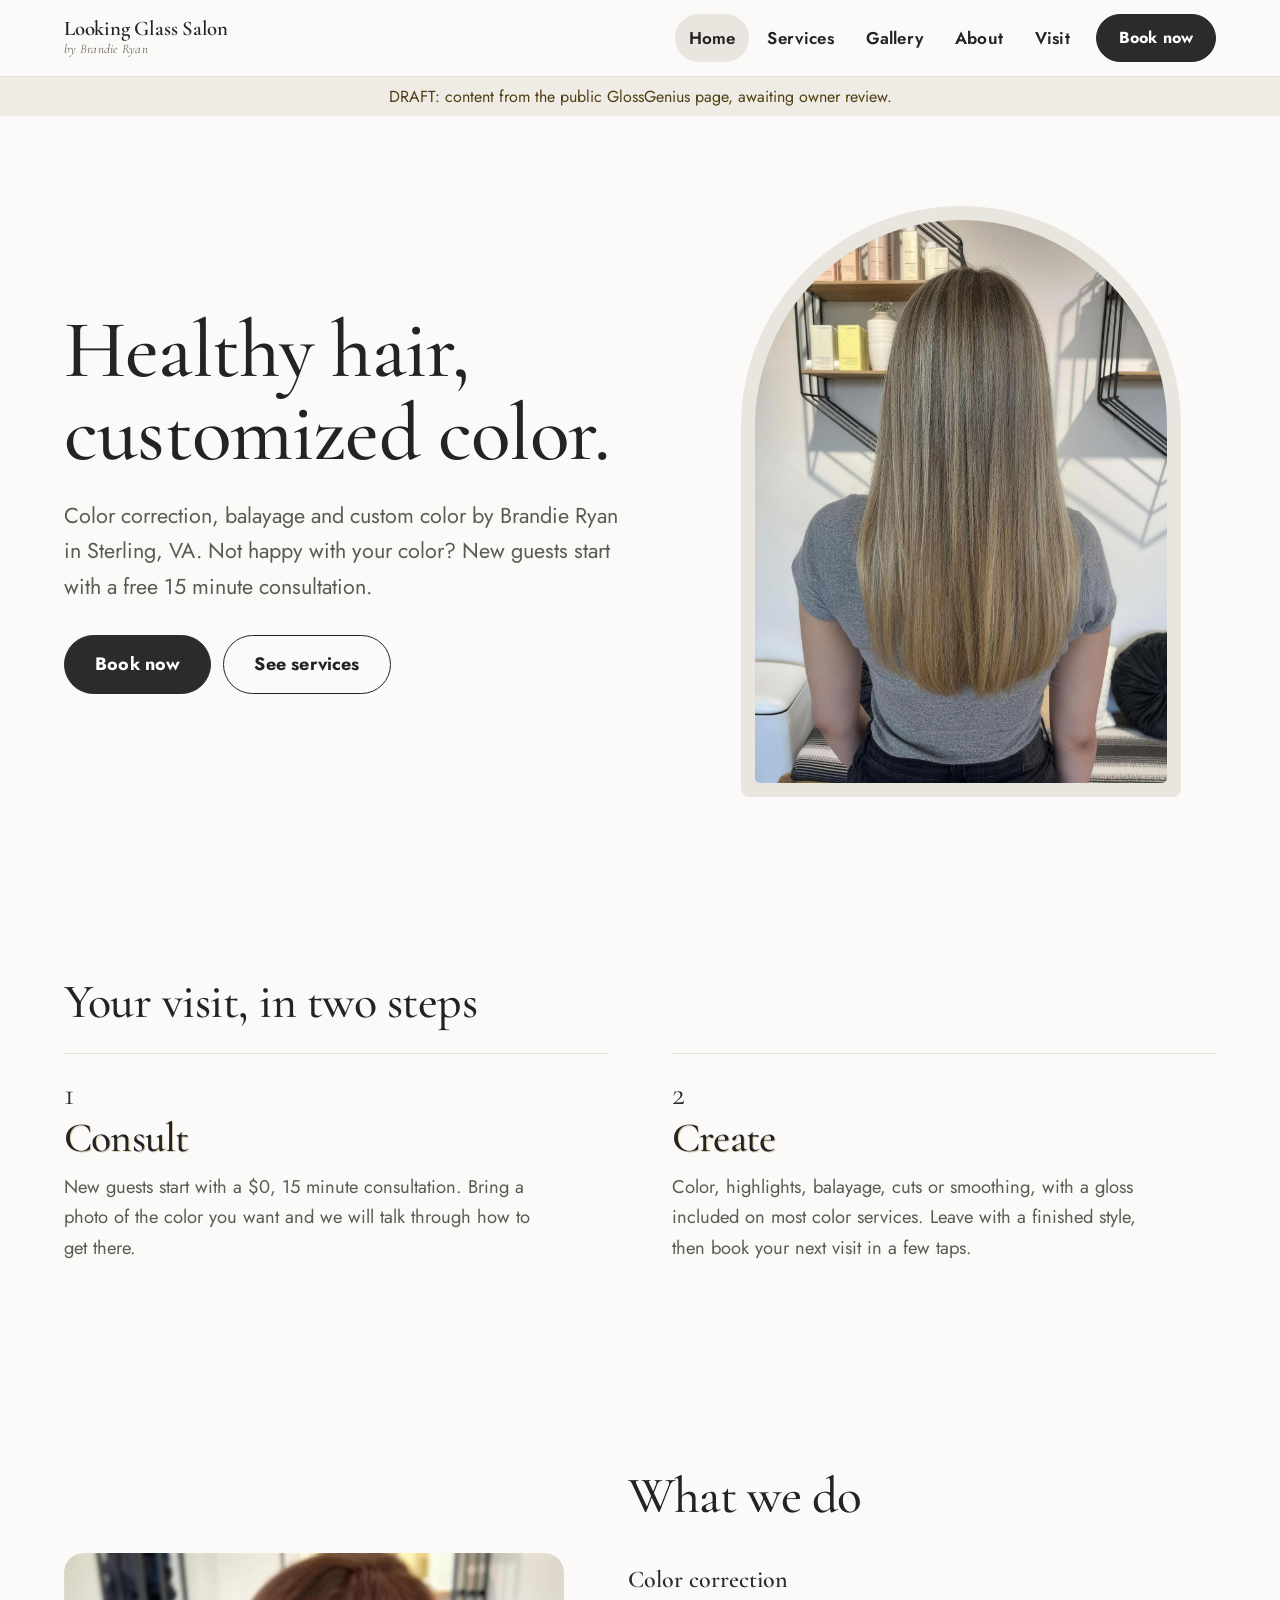
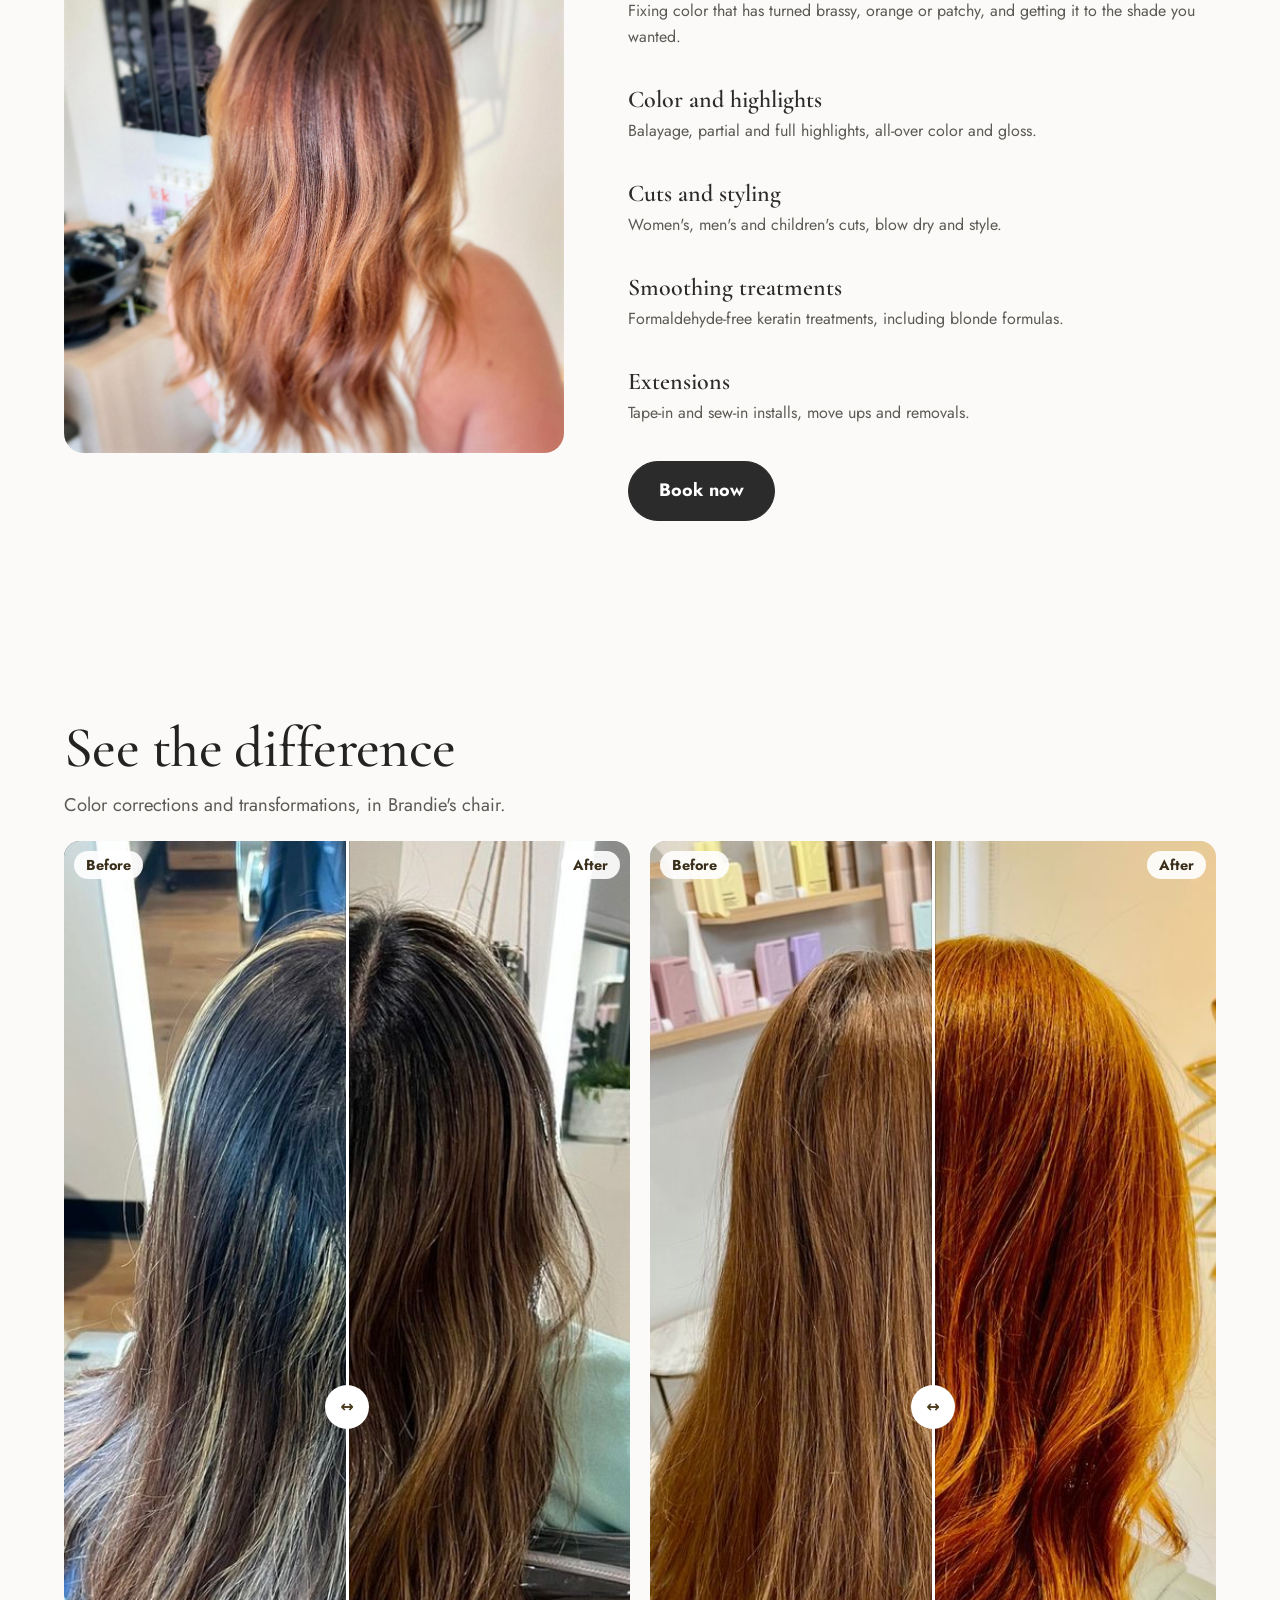
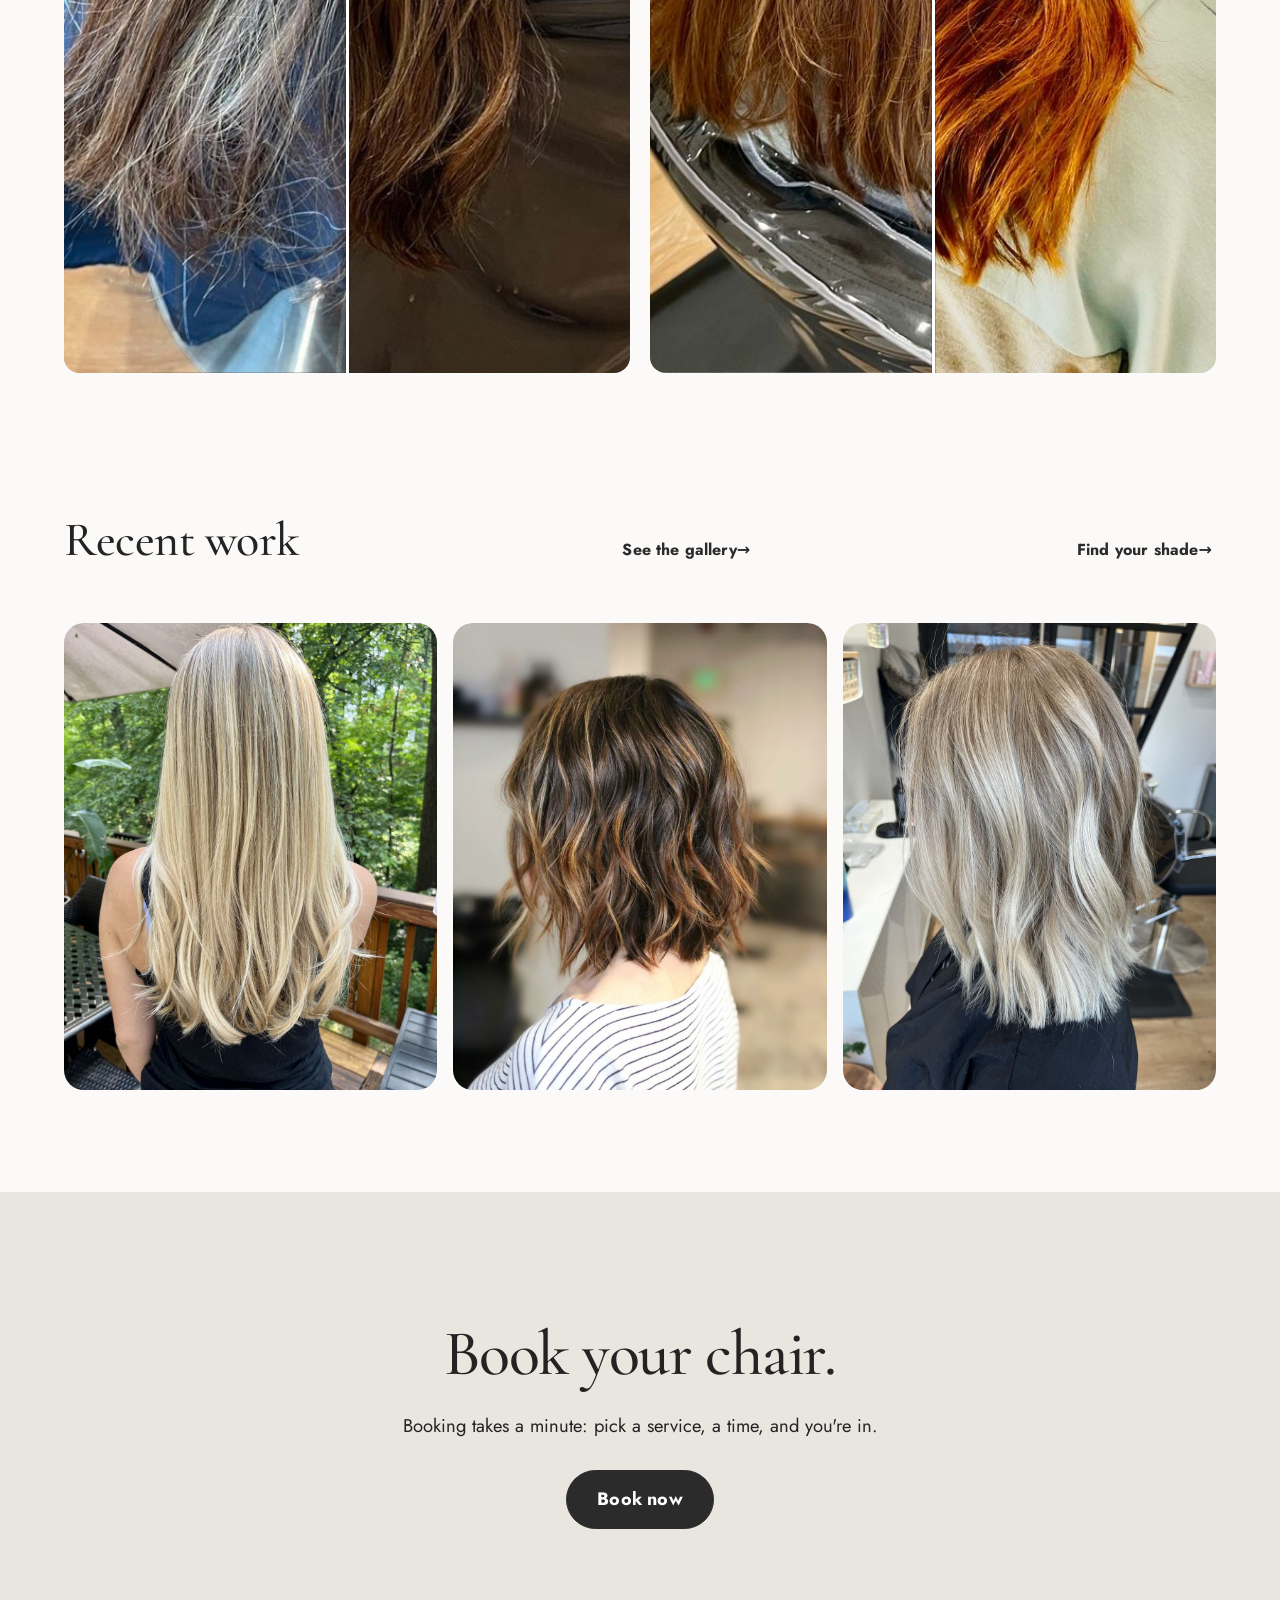
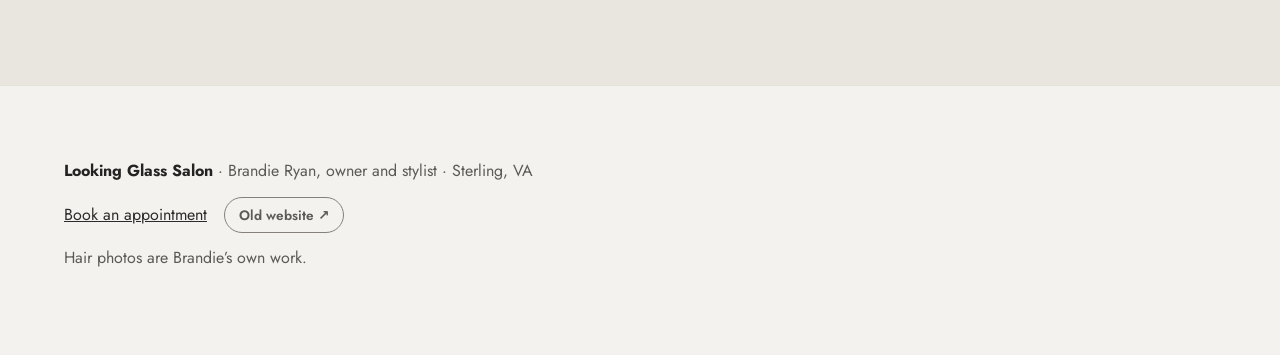
<file: index.html>
<!doctype html>
<html lang="en">
<head>
<meta charset="utf-8">
<meta name="viewport" content="width=device-width,initial-scale=1">
<title>Looking Glass Salon | Color correction and hair color in Sterling, VA</title>
<meta name="description" content="Looking Glass Salon in Sterling, VA, owned by stylist Brandie Ryan. Color correction, hair color, highlights, balayage, cuts, keratin smoothing and extensions.">
<meta name="robots" content="noindex">
<!-- REVIEW: remove noindex, add canonical + og:image + LocalBusiness JSON-LD once domain and facts are approved. -->
<link rel="icon" href="assets/favicon.svg" type="image/svg+xml">
<link rel="preconnect" href="https://fonts.googleapis.com">
<link rel="preconnect" href="https://fonts.gstatic.com" crossorigin>
<link rel="stylesheet" href="https://fonts.googleapis.com/css2?family=Cormorant+Garamond:ital,wght@0,400..700;1,400..700&family=Jost:wght@300..700&display=swap">
<link rel="stylesheet" href="css/style.css">
</head>
<body data-page="index">
<header id="site-header"></header>
<main id="main">
<section class="calm-hero wrap" aria-label="Looking Glass Salon">
  <div class="calm-copy">
    <h1>Healthy hair, customized color.</h1>
    <p class="lede">Color correction, balayage and custom color by Brandie Ryan in Sterling, VA. Not happy with your color? New guests start with a free 15 minute consultation.</p>
    <p class="hero-cta"><a class="btn big" data-book>Book now</a> <a class="btn big alt" href="services.html">See services</a></p>
  </div>
  <figure class="arch"><img src="assets/hero/hero-blonde.jpg" width="1358" height="1800" alt="Back view of long, straight hair in soft honey blonde with light highlights, in front of a shelf of hair products" decoding="async"></figure>
</section>
<section class="steps" aria-labelledby="steps-h">
<div class="wrap"><h2 id="steps-h" class="rv">Your visit, in two steps</h2></div>
<ol>
<li class="rv"><h3>Consult</h3><p>New guests start with a $0, 15 minute consultation. Bring a photo of the color you want and we will talk through how to get there.</p></li>
<li class="rv"><h3>Create</h3><p>Color, highlights, balayage, cuts or smoothing, with a gloss included on most color services. Leave with a finished style, then book your next visit in a few taps.</p></li>
</ol>
</section>
<section class="split wrap" aria-labelledby="do-h">
<figure class="pic rv"><img src="assets/hero/hero-copper.jpg" width="1800" height="1800" alt="Back view of long wavy hair in warm copper with golden ends" decoding="async"></figure>
<div>
<h2 class="rv">What we do</h2>
<a class="line rv" href="services.html"><strong>Color correction</strong><span>Fixing color that has turned brassy, orange or patchy, and getting it to the shade you wanted.</span></a>
<a class="line rv" href="services.html"><strong>Color and highlights</strong><span>Balayage, partial and full highlights, all-over color and gloss.</span></a>
<a class="line rv" href="services.html"><strong>Cuts and styling</strong><span>Women's, men's and children's cuts, blow dry and style.</span></a>
<a class="line rv" href="services.html"><strong>Smoothing treatments</strong><span>Formaldehyde-free keratin treatments, including blonde formulas.</span></a>
<a class="line rv" href="services.html"><strong>Extensions</strong><span>Tape-in and sew-in installs, move ups and removals.</span></a>
<p class="rv"><a class="btn big" data-book>Book now</a></p>
</div>
</section>
<section class="wrap sec-h" aria-labelledby="ba2-h">
<h2 id="ba2-h" class="rv">See the difference</h2>
<p class="rv">Color corrections and transformations, in Brandie's chair.</p>
<div class="ba-row"><figure class="ba rv"><div class="ba-stage"><img class="ba-after" src="assets/ba/ba-01-after.jpg" width="534" height="1100" alt="After: long wavy brown hair with soft caramel highlights, back view" decoding="async"><img class="ba-before" src="assets/ba/ba-01-before.jpg" width="534" height="1100" alt="Before: long dark brown hair with chunky blonde streaks, back view" decoding="async"><span class="ba-tag l">Before</span><span class="ba-tag r">After</span><span class="ba-line"></span><span class="ba-knob" aria-hidden="true">&#8596;</span><input type="range" min="0" max="100" value="50" aria-label="Drag to compare before and after"></div></figure><figure class="ba rv"><div class="ba-stage"><img class="ba-after" src="assets/ba/ba-02-after.jpg" width="534" height="1100" alt="After: long, wavy, vivid copper hair, back view" decoding="async"><img class="ba-before" src="assets/ba/ba-02-before.jpg" width="534" height="1100" alt="Before: long orange-brown hair, back view" decoding="async"><span class="ba-tag l">Before</span><span class="ba-tag r">After</span><span class="ba-line"></span><span class="ba-knob" aria-hidden="true">&#8596;</span><input type="range" min="0" max="100" value="50" aria-label="Drag to compare before and after"></div></figure></div>
</section>
<section class="wrap work-h"><h2 class="rv">Recent work</h2><a class="svc-book rv" href="gallery.html">See the gallery <span aria-hidden="true">→</span></a><a class="svc-book rv" href="gallery.html#shades">Find your shade <span aria-hidden="true">→</span></a></section>
<section class="band wrap" aria-label="Recent work">
<figure class="pic rv"><img src="assets/gallery/ryan-18.jpg" width="1050" height="1400" alt="Back view of long, bright blonde hair with a soft root blend, outdoors on a deck" decoding="async"></figure>
<figure class="pic rv"><img src="assets/gallery/ryan-09.jpg" width="1080" height="1349" alt="Back view of a wavy bob with dark roots and caramel highlights" decoding="async"></figure>
<figure class="pic rv"><img src="assets/gallery/ryan-43.jpg" width="1050" height="1400" alt="Back view of a wavy blonde bob with soft ash and bright blonde pieces" decoding="async"></figure>
</section>
<section class="close" aria-labelledby="close-h">
<div><h2 id="close-h" class="rv">Book your chair.</h2>
<p class="rv">Booking takes a minute: pick a service, a time, and you're in.</p>
<p class="rv"><a class="btn big" data-book>Book now</a></p></div>
</section>
</main>
<footer id="site-footer"></footer>
<script src="js/content.js"></script>
<script src="js/site.js"></script>
</body>
</html>
</file>
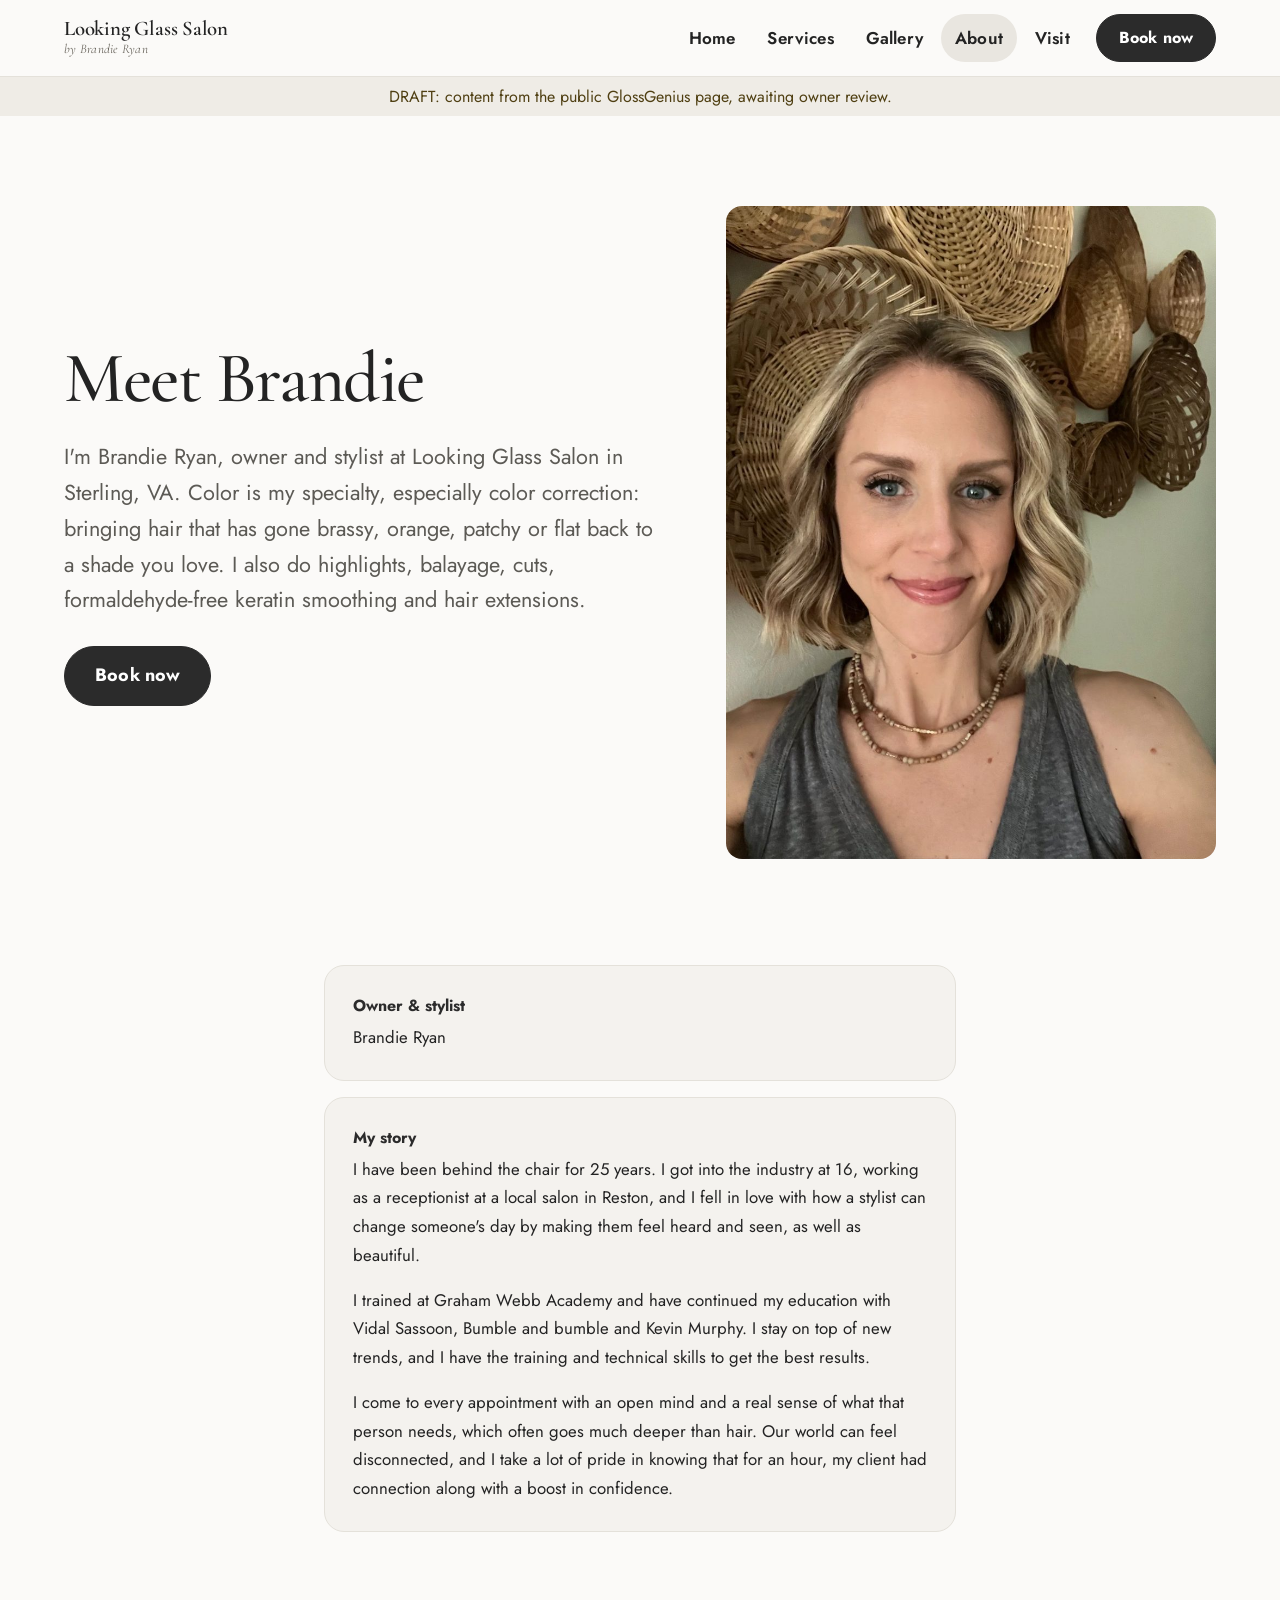
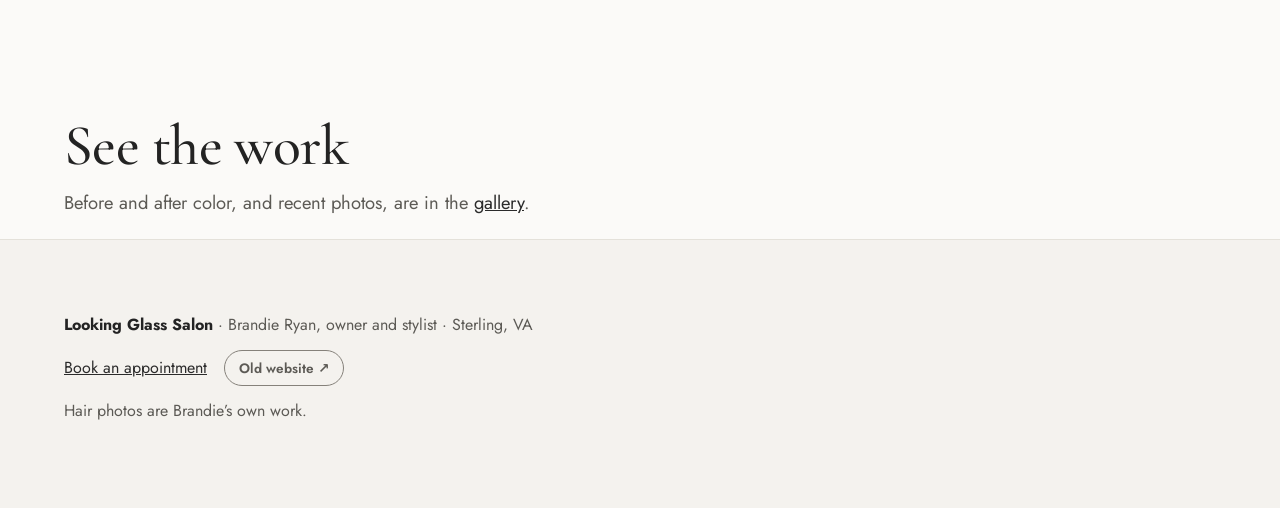
<file: about.html>
<!doctype html>
<html lang="en">
<head>
<meta charset="utf-8">
<meta name="viewport" content="width=device-width,initial-scale=1">
<title>Meet Brandie Ryan | Looking Glass Salon</title>
<meta name="description" content="Meet Brandie Ryan, owner and stylist at Looking Glass Salon in Sterling, VA.">
<meta name="robots" content="noindex">
<!-- REVIEW: remove noindex, add canonical + og:image + LocalBusiness JSON-LD once domain and facts are approved. -->
<link rel="icon" href="assets/favicon.svg" type="image/svg+xml">
<link rel="preconnect" href="https://fonts.googleapis.com">
<link rel="preconnect" href="https://fonts.gstatic.com" crossorigin>
<link rel="stylesheet" href="https://fonts.googleapis.com/css2?family=Cormorant+Garamond:ital,wght@0,400..700;1,400..700&family=Jost:wght@300..700&display=swap">
<link rel="stylesheet" href="css/style.css">
</head>
<body data-page="about">
<header id="site-header"></header>
<main id="main">
<section class="phero wrap">
<div><h1 class="rv">Meet Brandie</h1>
<p class="lede rv">I'm Brandie Ryan, owner and stylist at Looking Glass Salon in Sterling, VA. Color is my specialty, especially color correction: bringing hair that has gone brassy, orange, patchy or flat back to a shade you love. I also do highlights, balayage, cuts, formaldehyde-free keratin smoothing and hair extensions.</p>
<p class="rv"><a class="btn big" data-book>Book now</a></p></div>
<figure class="pic brandie rv"><img src="assets/brandie.jpg" width="900" height="1200" alt="Brandie Ryan smiling, with a wavy blonde bob, in front of a wall of woven baskets" decoding="async"></figure>
</section>
<section class="wrap about-body">
<dl class="facts" style="grid-template-columns:1fr;padding:0">
<div class="fact rv"><dt>Owner &amp; stylist</dt><dd data-fact="owner.name"></dd></div>
<div class="fact rv"><dt>My story</dt><dd data-fact="owner.bio"></dd></div>
</dl>
</section>
<section class="wrap sec-h" aria-labelledby="work-h2">
<h2 id="work-h2" class="rv">See the work</h2>
<p class="rv">Before and after color, and recent photos, are in the <a href="gallery.html">gallery</a>.</p>
</section>
</main>
<footer id="site-footer"></footer>
<script src="js/content.js"></script>
<script src="js/site.js"></script>
</body>
</html>
</file>
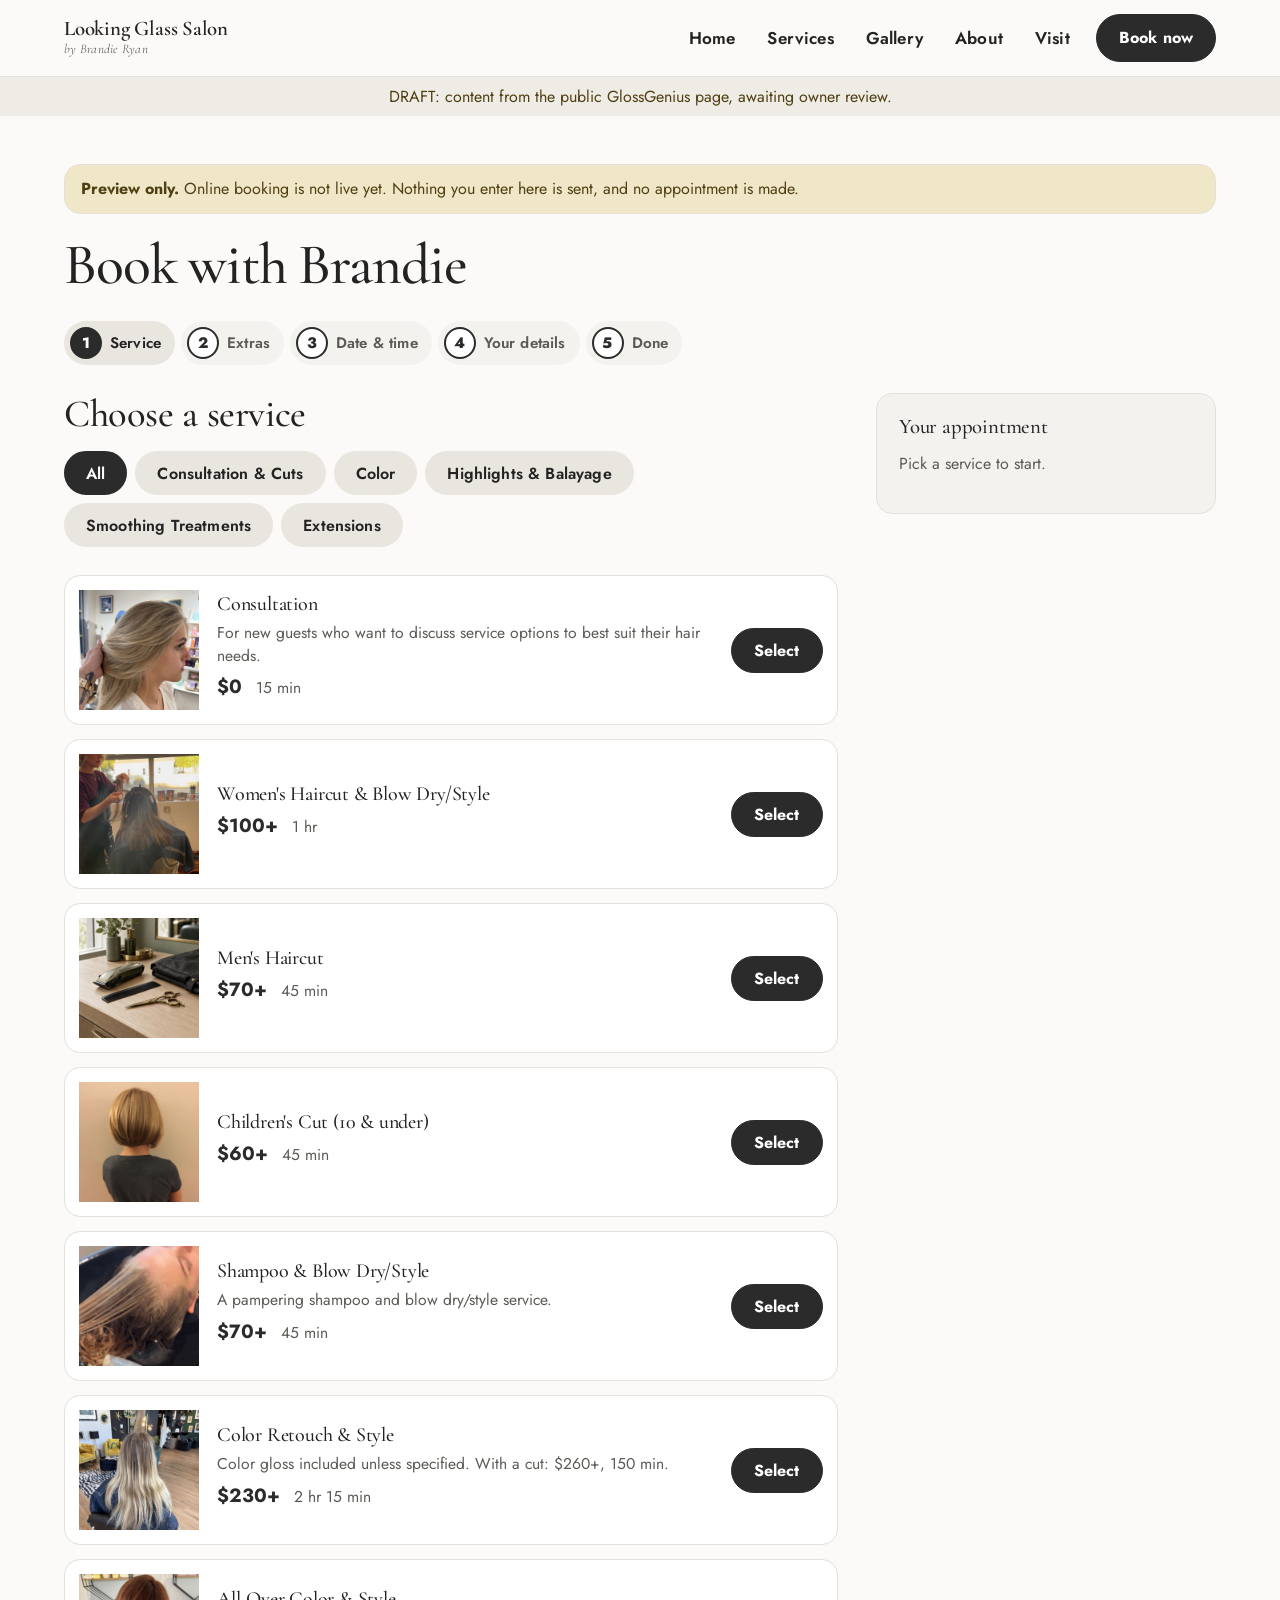
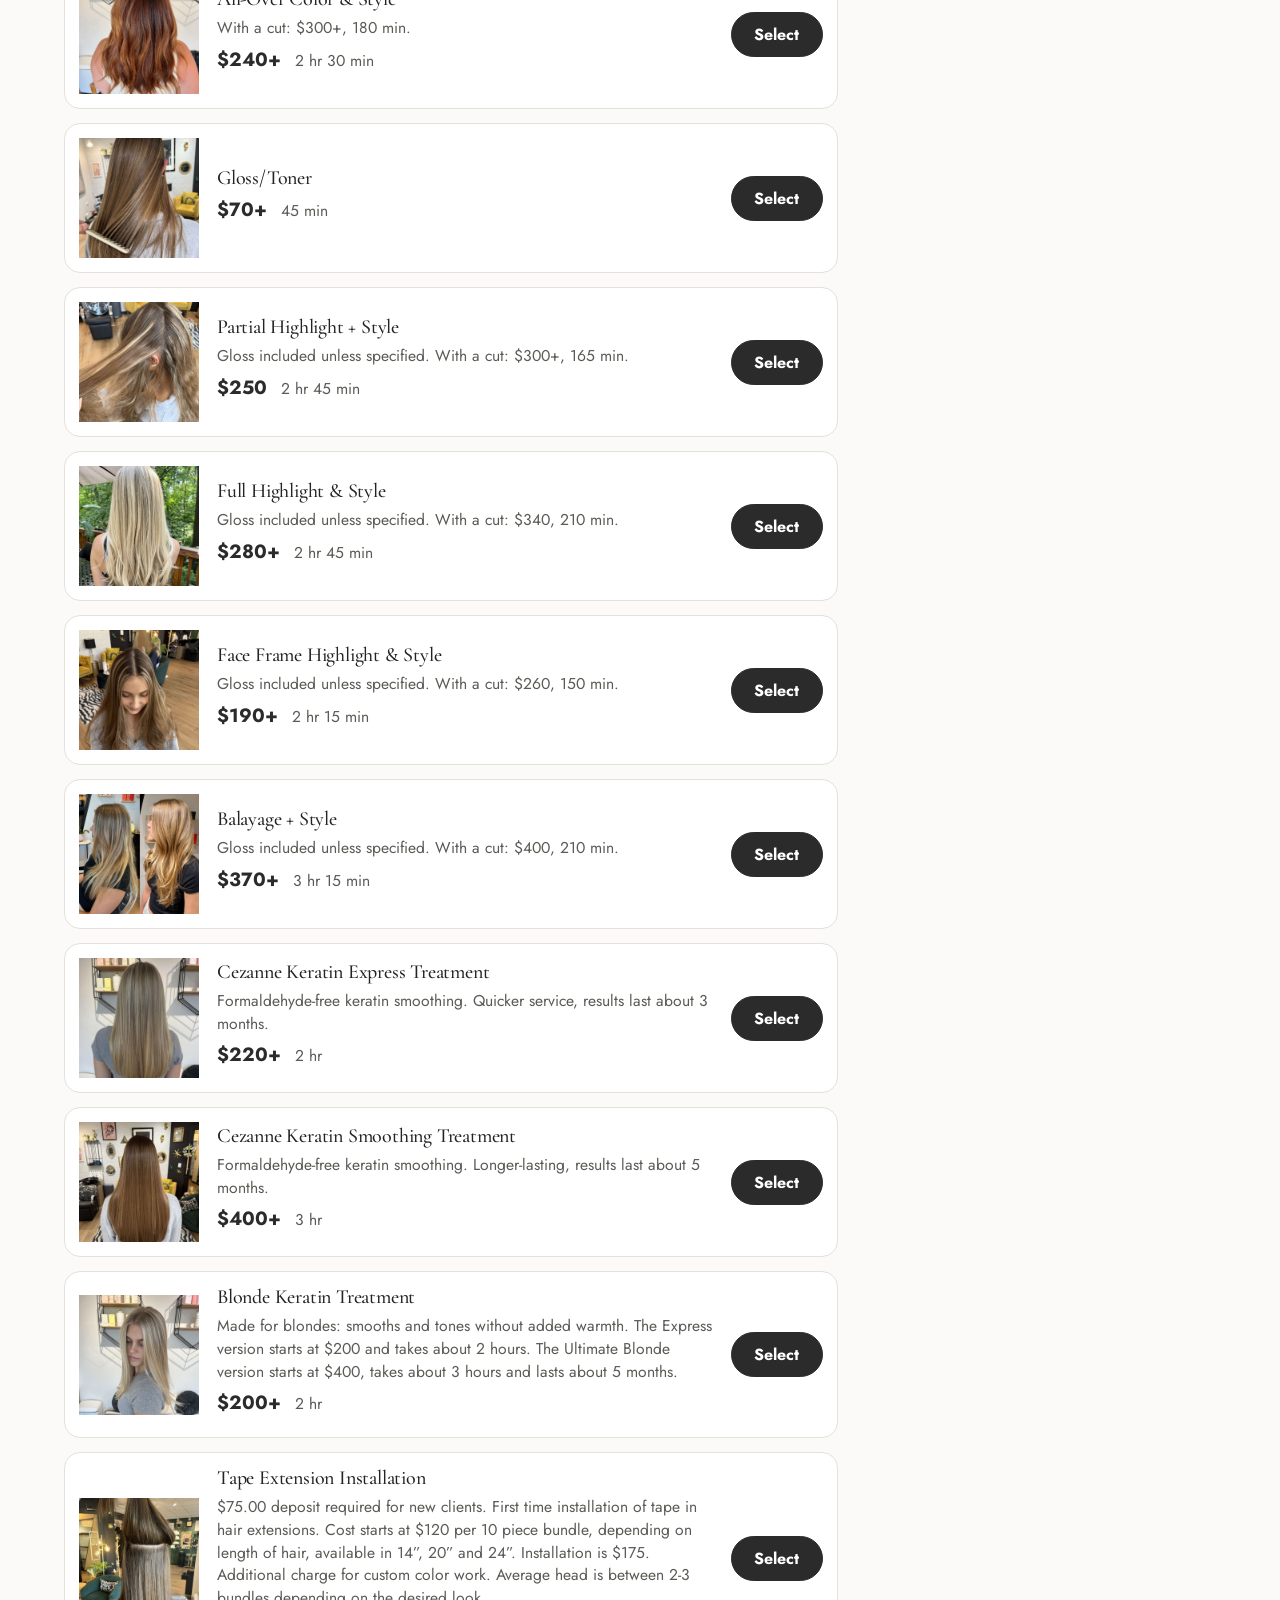
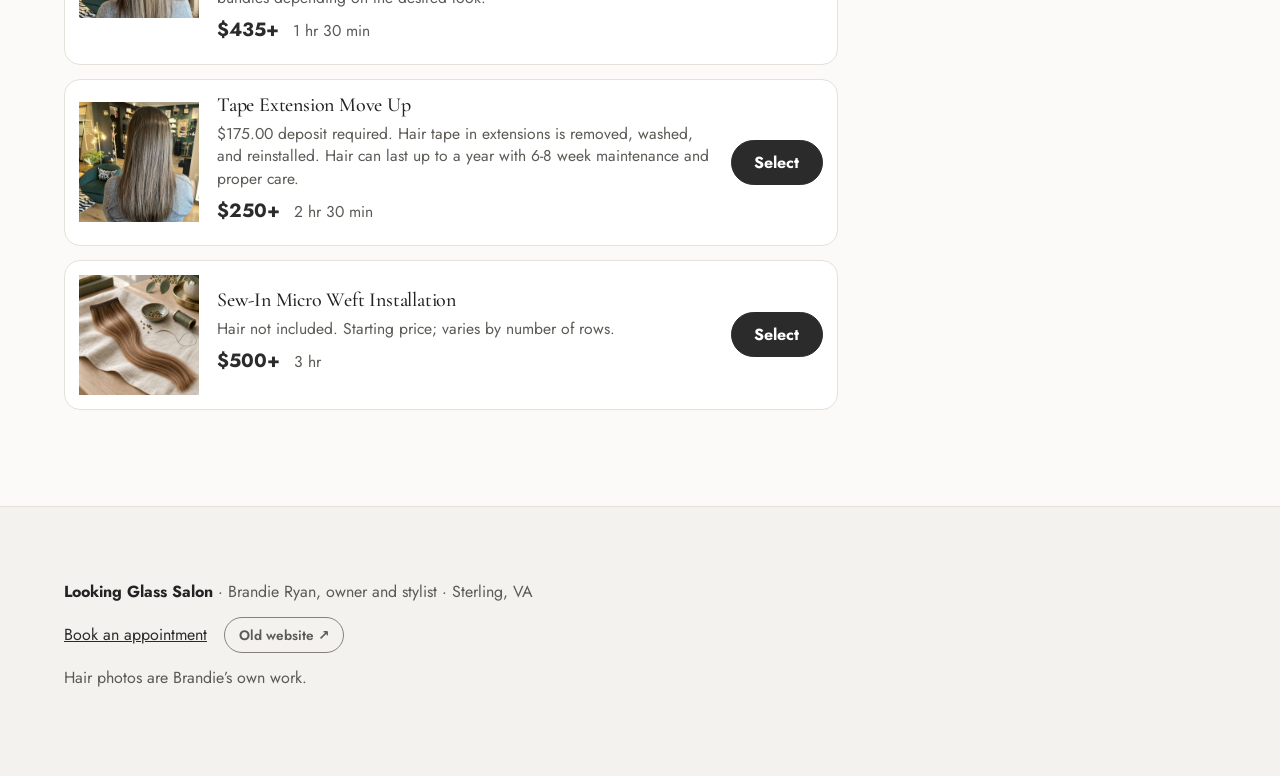
<file: book.html>
<!doctype html>
<html lang="en">
<head>
<meta charset="utf-8">
<meta name="viewport" content="width=device-width,initial-scale=1">
<title>Book | Looking Glass Salon</title>
<meta name="description" content="Preview of online booking at Looking Glass Salon.">
<meta name="robots" content="noindex">
<link rel="icon" href="assets/favicon.svg" type="image/svg+xml">
<link rel="preconnect" href="https://fonts.googleapis.com">
<link rel="preconnect" href="https://fonts.gstatic.com" crossorigin>
<link rel="stylesheet" href="https://fonts.googleapis.com/css2?family=Cormorant+Garamond:ital,wght@0,400..700;1,400..700&family=Jost:wght@300..700&display=swap">
<link rel="stylesheet" href="css/style.css">
</head>
<body data-page="book">
<header id="site-header"></header>
<main id="main" class="wrap bk">
<p class="bk-demo" role="note"><strong>Preview only.</strong> Online booking is not live yet. Nothing you enter here is sent, and no appointment is made.</p>
<h1 class="bk-title">Book with Brandie</h1>
<ol class="bk-steps" aria-label="Booking steps">
  <li data-step="1">Service</li><li data-step="2">Extras</li><li data-step="3">Date &amp; time</li><li data-step="4">Your details</li><li data-step="5">Done</li>
</ol>
<div class="bk-layout">
  <section id="bk-panel" class="bk-panel" aria-live="polite"></section>
  <aside class="bk-sum" aria-label="Your appointment">
    <h2>Your appointment</h2>
    <div id="bk-sum-body"><p class="bk-muted">Pick a service to start.</p></div>
  </aside>
</div>
</main>
<footer id="site-footer"></footer>
<script src="js/content.js"></script>
<script src="js/site.js"></script>
<script src="js/book.js"></script>
</body>
</html>
</file>
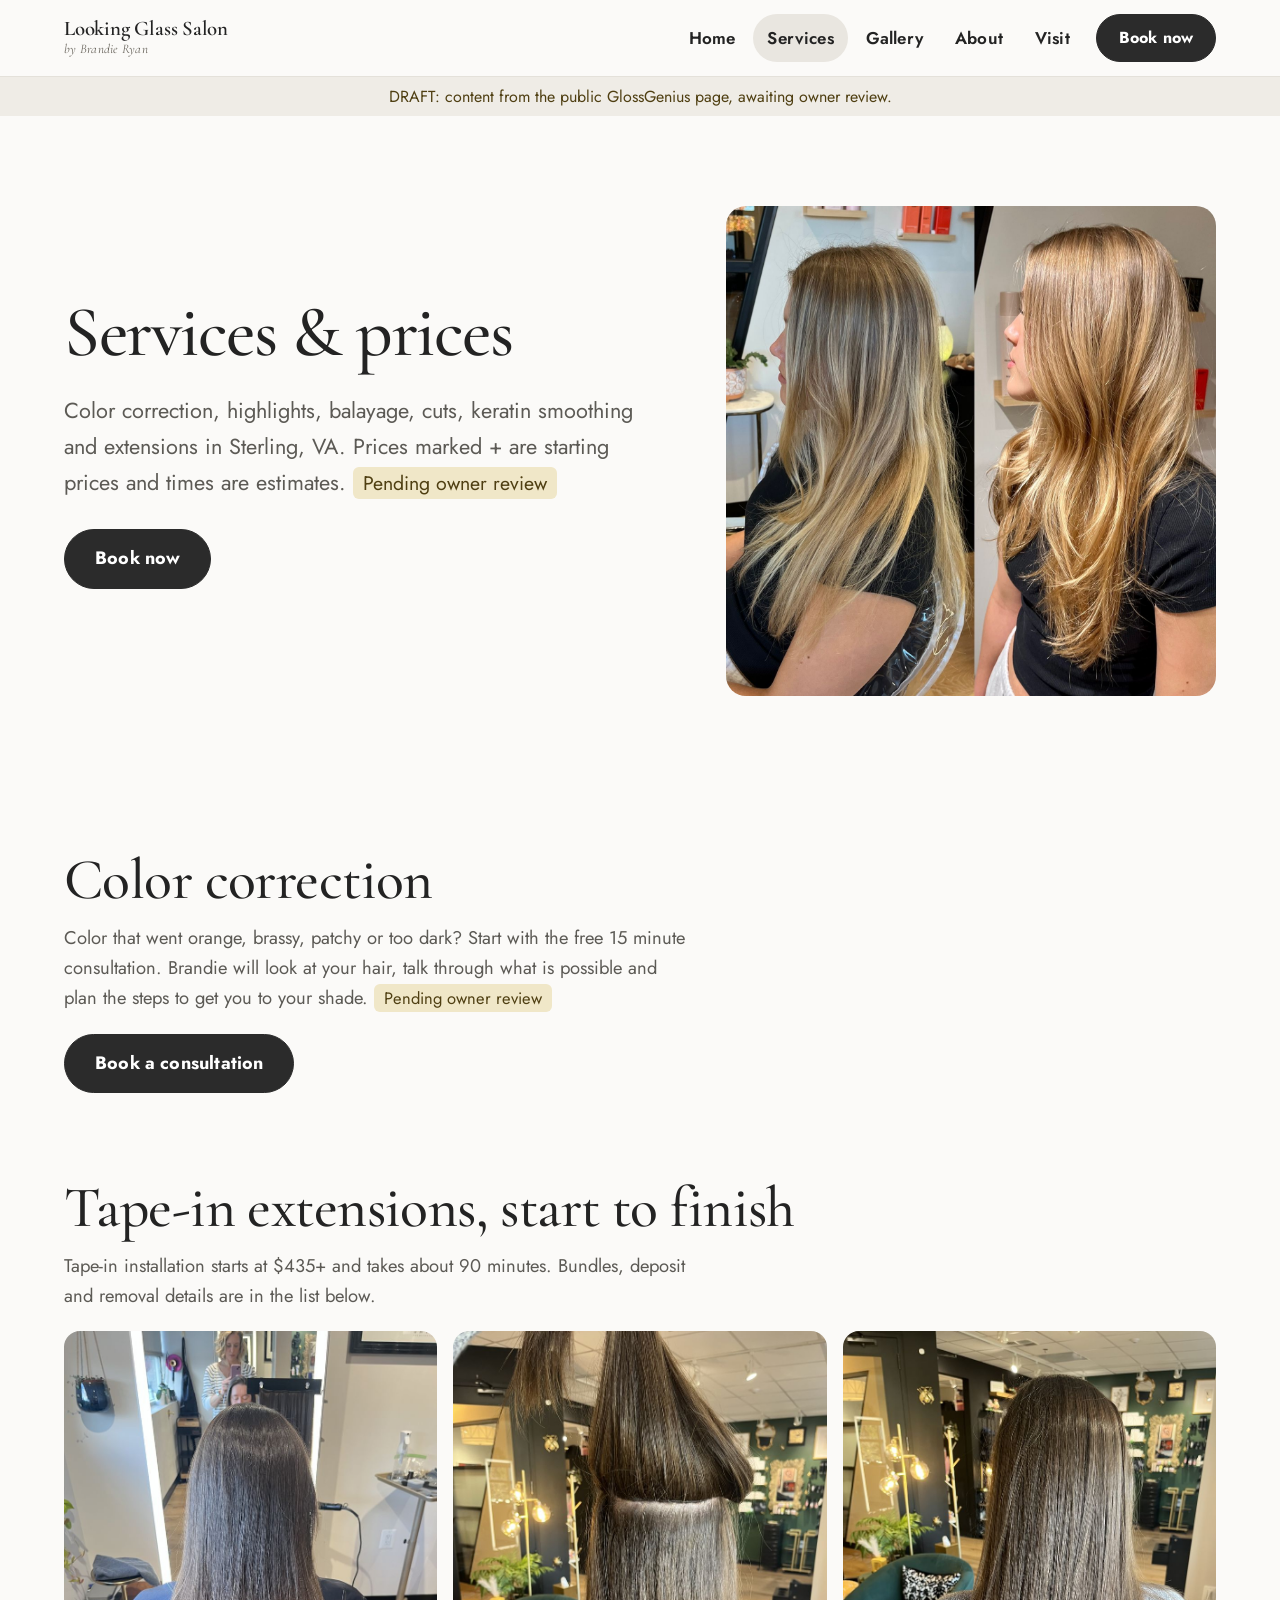
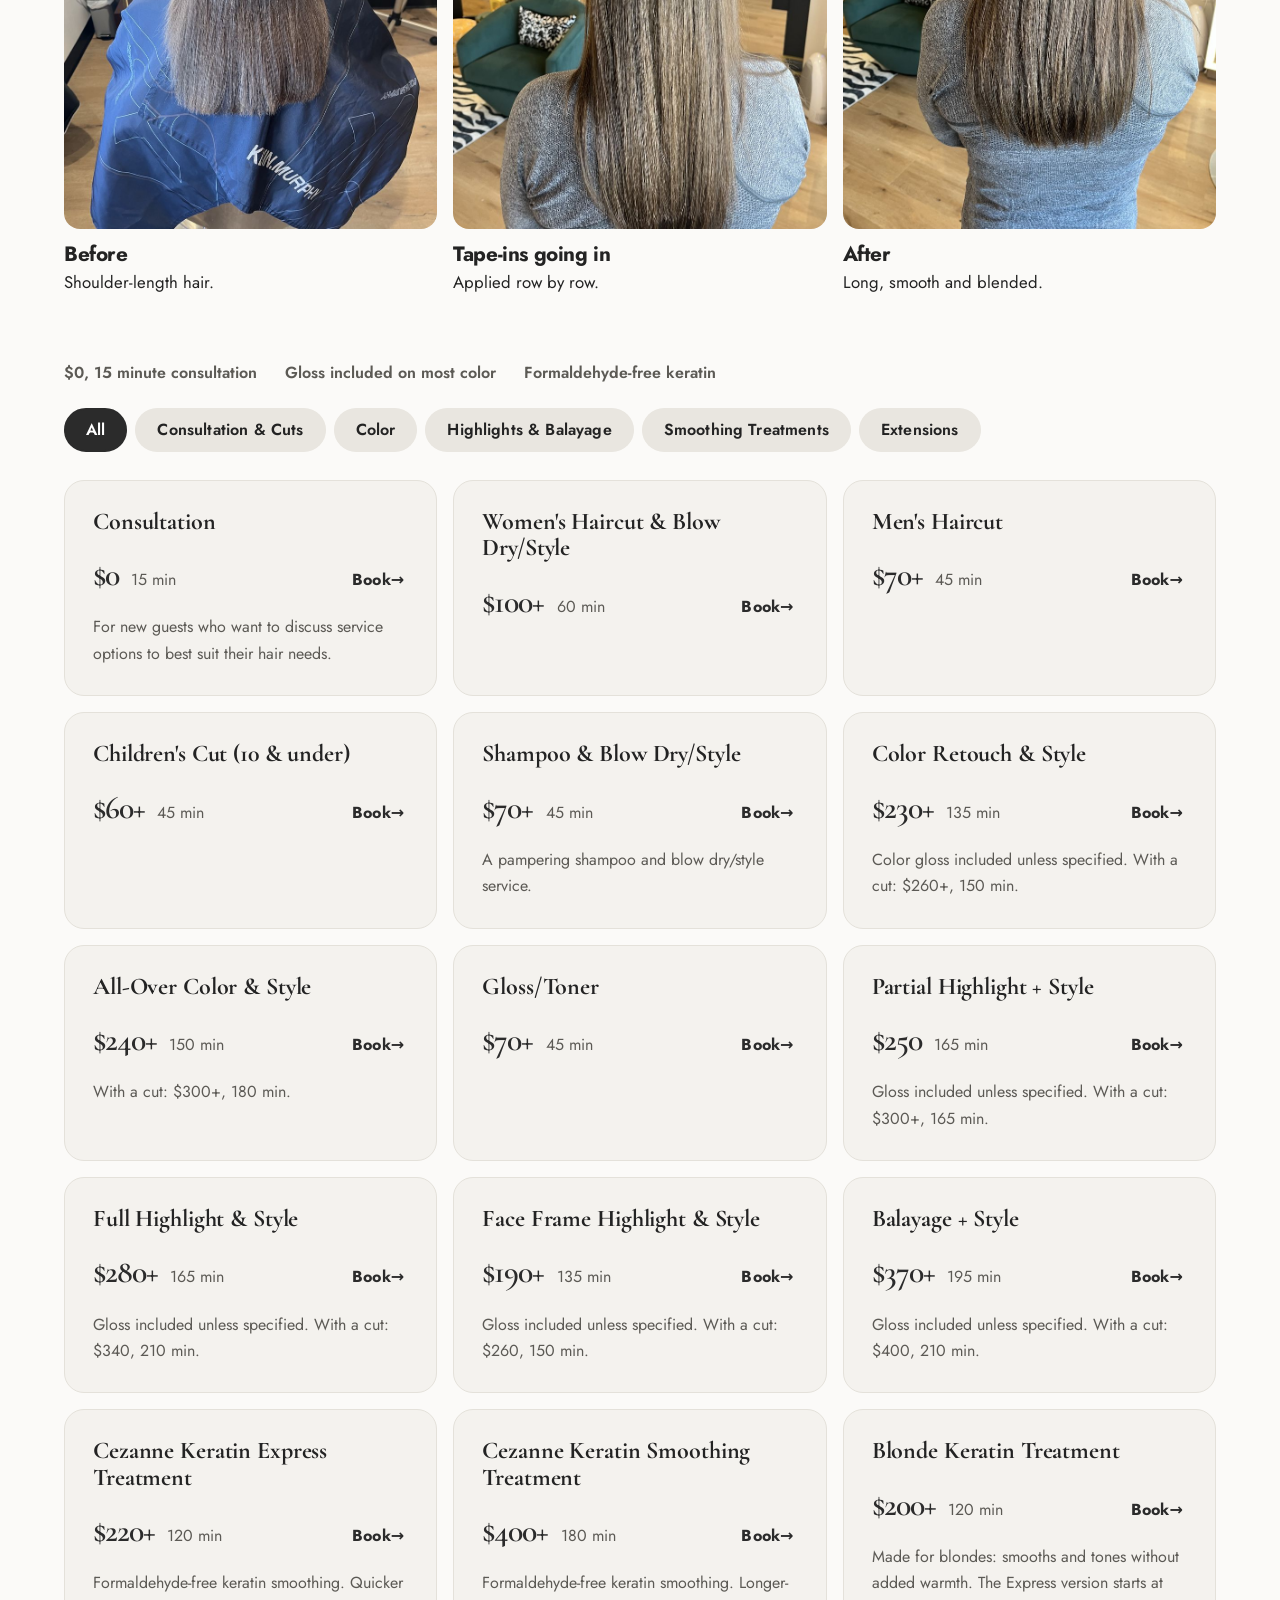
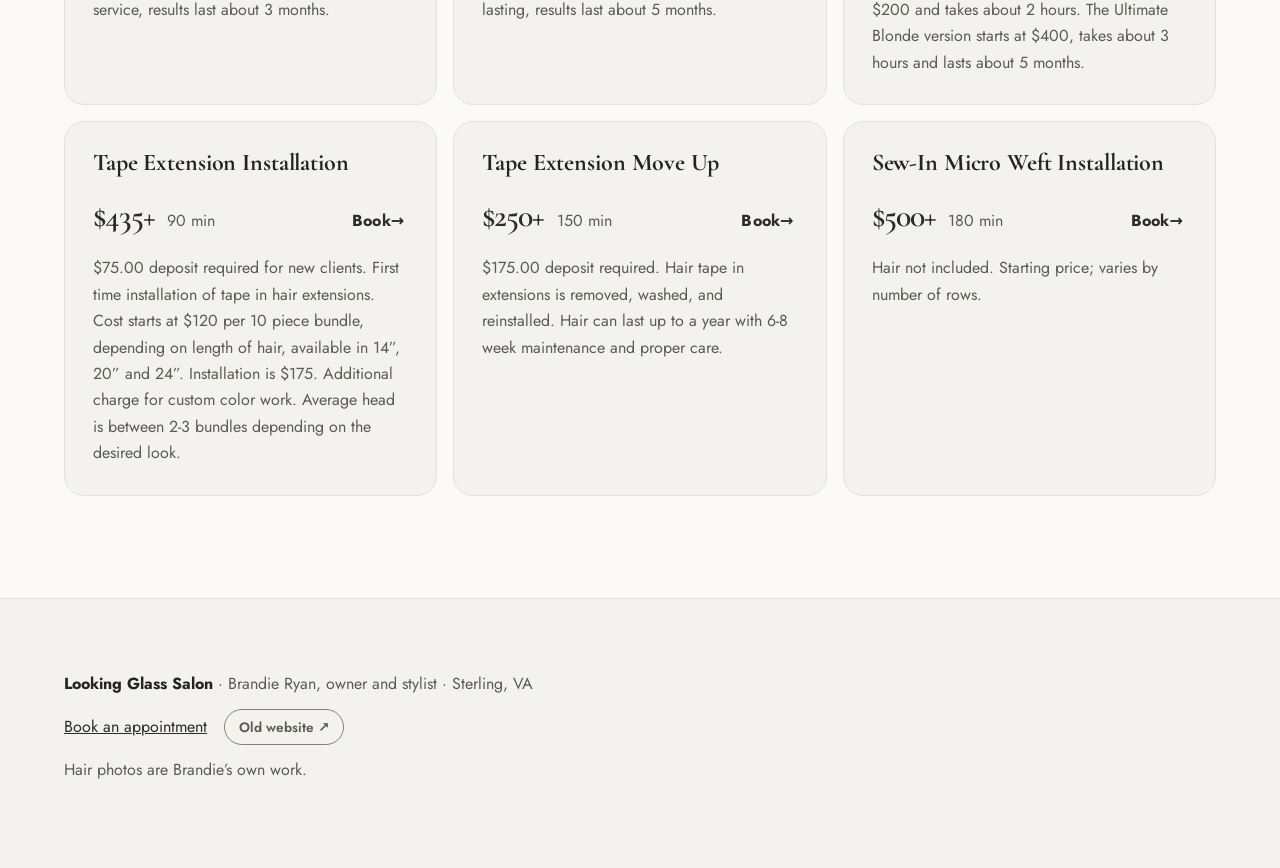
<file: services.html>
<!doctype html>
<html lang="en">
<head>
<meta charset="utf-8">
<meta name="viewport" content="width=device-width,initial-scale=1">
<title>Services | Looking Glass Salon</title>
<meta name="description" content="Services and starting prices with Brandie Ryan at Looking Glass Salon in Sterling, VA.">
<meta name="robots" content="noindex">
<!-- REVIEW: remove noindex, add canonical + og:image + LocalBusiness JSON-LD once domain and facts are approved. -->
<link rel="icon" href="assets/favicon.svg" type="image/svg+xml">
<link rel="preconnect" href="https://fonts.googleapis.com">
<link rel="preconnect" href="https://fonts.gstatic.com" crossorigin>
<link rel="stylesheet" href="https://fonts.googleapis.com/css2?family=Cormorant+Garamond:ital,wght@0,400..700;1,400..700&family=Jost:wght@300..700&display=swap">
<link rel="stylesheet" href="css/style.css">
</head>
<body data-page="services">
<header id="site-header"></header>
<main id="main">
<section class="phero wrap">
<div><h1 class="rv">Services &amp; prices</h1>
<p class="lede rv">Color correction, highlights, balayage, cuts, keratin smoothing and extensions in Sterling, VA. Prices marked + are starting prices and times are estimates. <span class="tbc">Pending owner review</span></p>
<p class="rv"><a class="btn big" data-book>Book now</a></p></div>
<figure class="pic rv"><img src="assets/gallery/ryan-21.jpg" width="1160" height="1400" alt="Two side views of long layered hair with honey blonde balayage" decoding="async"></figure>
</section>
<section class="wrap sec-h" aria-labelledby="cc-h">
<h2 id="cc-h" class="rv">Color correction</h2>
<p class="rv">Color that went orange, brassy, patchy or too dark? Start with the free 15 minute consultation. Brandie will look at your hair, talk through what is possible and plan the steps to get you to your shade. <span class="tbc">Pending owner review</span></p>
<p class="rv"><a class="btn big" data-book>Book a consultation</a></p>
</section>
<section class="wrap sec-h" aria-labelledby="ext-h">
<h2 id="ext-h" class="rv">Tape-in extensions, start to finish</h2>
<p class="rv">Tape-in installation starts at $435+ and takes about 90 minutes. Bundles, deposit and removal details are in the list below.</p>
<div class="story">
<figure class="rv"><img src="assets/ba/ext-1.jpg" width="825" height="1100" alt="Shoulder-length, straight ash-brown hair seen from behind before extensions" decoding="async"><figcaption><strong>Before</strong>Shoulder-length hair.</figcaption></figure>
<figure class="rv"><img src="assets/ba/ext-2.jpg" width="825" height="1100" alt="Tape-in extensions being placed along the root of straight brown hair" decoding="async"><figcaption><strong>Tape-ins going in</strong>Applied row by row.</figcaption></figure>
<figure class="rv"><img src="assets/ba/ext-3.jpg" width="825" height="1100" alt="Long, smooth, straight ash-brown hair seen from behind after extensions" decoding="async"><figcaption><strong>After</strong>Long, smooth and blended.</figcaption></figure>
</div>
</section>
<section class="wrap" aria-label="Service list">
<p class="trust rv"><span>$0, 15 minute consultation</span><span>Gloss included on most color</span><span>Formaldehyde-free keratin</span></p>
<div id="chips" class="chips rv" role="group" aria-label="Filter services"></div>
<div id="services"></div>
</section>
</main>
<footer id="site-footer"></footer>
<script src="js/content.js"></script>
<script src="js/site.js"></script>
</body>
</html>
</file>
<file: css/style.css>
/* Looking Glass Salon. Earthy palette: warm cream and pale wood, sage and moss greens, muted brass trim. 3D depth on cards, photos, buttons and type. */
:root{color-scheme:light;--bg:#fbf8f1;--step1:#f3f1e4;--step2:#e4e9d6;--step3:#ebdfc6;--ink:#2f2a22;--muted:#5e5846;--accent:#4f6b4a;--accent-ink:#ffffff;
  --cream:#eadfc9;--cream-ink:#2f2a22;--plum:#3f5a3c;--warn:#f0e7c8;--warn-ink:#4f3f12;--pad:clamp(20px,5vw,72px);
  --gold:#b08d4a;--gold-lo:#7d6330;--gold-hi:#e3d2a2;
  --gold-grad:linear-gradient(135deg,#6b5326 0%,#d7c28b 24%,#efe3bf 42%,#b08d4a 60%,#e0cf9c 78%,#6b5326 100%)}
*{box-sizing:border-box}
html{scroll-behavior:smooth}
body{margin:0;background:var(--bg);color:var(--ink);font:400 1.0625rem/1.65 "Jost","Jost",system-ui,sans-serif}
h1,h2,h3,.brand,.btn,nav a,.menu-btn,.chips button,.svc-price,.svc-time,.svc-book{font-family:"Jost","Jost",system-ui,sans-serif}
h1,h2,h3{letter-spacing:-.03em;line-height:1.02;margin:0}
a{color:var(--accent)}
:focus-visible{outline:3px solid var(--accent);outline-offset:3px}
img{display:block;max-width:100%;height:auto}
.wrap{max-width:1440px;margin-inline:auto;padding-inline:var(--pad)}
.skip{position:absolute;left:-999px}.skip:focus{left:8px;top:8px;background:var(--step2);padding:8px;z-index:30}

/* header */
.bar{display:flex;flex-wrap:wrap;align-items:center;gap:12px;padding:14px var(--pad);max-width:1440px;margin:auto}
.brand{font-weight:800;font-size:1.2rem;color:var(--ink);text-decoration:none;margin-right:auto;letter-spacing:-.02em}
nav{display:flex;gap:4px;flex-wrap:wrap}
nav a{padding:10px 14px;color:var(--ink);text-decoration:none;border-radius:8px;min-height:44px;display:inline-flex;align-items:center;font-weight:600}
nav a:hover{background:var(--step2)}
nav a[aria-current]{background:var(--step2)}
.btn{--btn-bg:var(--accent);display:inline-flex;align-items:center;justify-content:center;min-height:44px;padding:10px 22px;border:2px solid transparent;
  background:linear-gradient(var(--btn-bg),var(--btn-bg)) padding-box,var(--gold-grad) border-box;color:var(--accent-ink);border-radius:999px;text-decoration:none;font-weight:700;font-size:1rem;
  box-shadow:0 4px 0 var(--gold-lo),0 10px 18px -6px rgba(63,90,60,.45),inset 0 1px 0 rgba(255,255,255,.45);transition:transform .15s ease-out,box-shadow .15s ease-out}
.btn:hover{transform:translateY(-2px);box-shadow:0 6px 0 var(--gold-lo),0 14px 22px -6px rgba(63,90,60,.5),inset 0 1px 0 rgba(255,255,255,.45)}
.btn:active{transform:translateY(3px);box-shadow:0 1px 0 var(--gold-lo),0 3px 8px -3px rgba(63,90,60,.4),inset 0 1px 0 rgba(255,255,255,.3)}
.btn.big{padding:14px 30px;font-size:1.125rem}
.cream .btn,.close .btn,.other-side .btn{--btn-bg:var(--plum);color:#fff}
.menu-btn{display:none;min-height:44px;padding:0 16px;background:var(--step2);border:0;color:var(--ink);border-radius:8px;font-size:1rem;font-weight:600}
@media(max-width:700px){.menu-btn{display:block}nav{display:none;order:5;width:100%;flex-direction:column}nav.open{display:flex}}
.review-banner{margin:0;padding:8px var(--pad);background:var(--warn);color:var(--warn-ink);font:1rem "Jost",system-ui,sans-serif;text-align:center}
.tbc{background:var(--warn);color:var(--warn-ink);padding:2px 10px;border-radius:6px;font:.9em "Jost",system-ui,sans-serif}
.float-book{position:fixed;right:16px;bottom:16px;z-index:20}

/* inner page opener: one big title, one plain sentence, one picture */
.phero{display:grid;grid-template-columns:minmax(0,1.1fr) minmax(0,.9fr);gap:clamp(24px,5vw,80px);align-items:center;padding-block:clamp(40px,7vw,96px)}
.phero h1{font-size:clamp(2.8rem,7.4vw,7rem);line-height:.95;letter-spacing:-.04em;font-weight:800}
.lede{margin:24px 0 28px;font-size:clamp(1.15rem,1.7vw,1.4rem);max-width:30em}
.pic{margin:0;position:relative;overflow:hidden}
.pic img{width:100%;object-fit:cover}
.pic figcaption{margin-top:10px;font-size:1rem;color:var(--muted)}
.pic.panel{background:var(--cream);padding:clamp(16px,3vw,40px)}
.pic.panel img{mix-blend-mode:multiply}
.pic.panel figcaption{color:#5e5846}
.pic.tall img{aspect-ratio:4/5;object-position:center 30%}
@media(max-width:860px){.phero{grid-template-columns:1fr}}

/* services */
.trust{display:flex;flex-wrap:wrap;gap:8px 28px;margin:0 0 24px;font:600 1rem "Jost",system-ui,sans-serif;color:var(--muted)}
.chips{display:flex;flex-wrap:wrap;gap:8px;margin:0 0 28px}
.chips button{min-height:44px;padding:0 20px;border-radius:999px;border:2px solid transparent;background:var(--step2);color:var(--ink);font-weight:600;font-size:1rem;cursor:pointer;transition:transform .15s ease-out}
.chips button:hover{transform:translateY(-2px)}.chips button:active{transform:scale(.97)}
.chips button[aria-pressed="true"]{background:linear-gradient(var(--accent),var(--accent)) padding-box,var(--gold-grad) border-box;color:var(--accent-ink)}
.svc-grid{display:grid;grid-template-columns:repeat(auto-fill,minmax(280px,1fr));gap:16px;padding-bottom:clamp(48px,8vw,120px)}
.svc-card{display:flex;flex-direction:column;padding:24px;border-radius:0;background:var(--step1);transition:transform .15s ease-out,background .2s}
.svc-card:hover{background:var(--step2)}
.svc-card h3{margin:0 0 10px;font-size:1.5rem;line-height:1.1}
.svc-desc{margin:0 0 18px;color:var(--muted);font-size:1rem}
.svc-foot{margin-top:auto;display:flex;justify-content:space-between;align-items:flex-end;gap:12px}
.svc-price{display:block;font-weight:800;font-size:2rem;letter-spacing:-.03em}
.svc-time{display:block;font-size:1rem;color:var(--muted)}
.svc-book{display:inline-flex;align-items:center;min-height:44px;padding:0 4px;font-weight:700;font-size:1rem;color:var(--accent);text-decoration:none}
.svc-book:hover{text-decoration:underline}

/* home: steps, split, close */
.steps h2{padding-block:clamp(48px,7vw,96px) 24px}
.steps ol{list-style:none;margin:0;padding:0}
.steps li{display:grid;grid-template-columns:minmax(0,1fr) minmax(0,.8fr);gap:clamp(16px,4vw,64px);align-items:end;padding:clamp(28px,4vw,56px) var(--pad)}
.steps li:nth-child(1){background:var(--step1)}.steps li:nth-child(2){background:var(--step2)}.steps li:nth-child(3){background:var(--step3)}
.steps h3{font-size:clamp(3.2rem,10.5vw,10rem);line-height:.9;letter-spacing:-.05em;font-weight:800}
.steps p{margin:0;font-size:1.25rem;max-width:26em}
@media(max-width:760px){.steps li{grid-template-columns:1fr}}
.split{display:grid;grid-template-columns:minmax(0,.85fr) minmax(0,1fr);gap:clamp(24px,5vw,80px);align-items:center;padding-block:clamp(56px,9vw,140px)}
.split h2{font-size:clamp(2.4rem,5vw,4.5rem);margin-bottom:24px}
.line{display:block;padding:18px 0;color:var(--ink);text-decoration:none;transition:transform .2s ease-out}
.line:hover{transform:translateX(8px)}
.line strong{display:block;font:800 1.5rem/1.15 "Jost",system-ui,sans-serif;letter-spacing:-.02em;color:var(--accent)}
.line span{display:block;margin-top:4px;color:var(--muted);font-size:1rem}
@media(max-width:860px){.split{grid-template-columns:1fr}}
.close{background:var(--cream);color:var(--cream-ink);padding:clamp(56px,10vw,150px) var(--pad)}
.close h2{font-size:clamp(3rem,11vw,10.5rem);line-height:.9;letter-spacing:-.05em;font-weight:800;max-width:10em}
.close p{margin:24px 0 28px;font-size:1.25rem;max-width:28em}

/* gallery, about, visit */
.grid{display:grid;grid-template-columns:repeat(auto-fill,minmax(260px,1fr));gap:16px;padding-bottom:clamp(40px,6vw,80px)}
.ph{display:grid;place-items:center;aspect-ratio:4/5;background:var(--step2);color:var(--muted);font:1rem "Jost",system-ui,sans-serif;text-align:center;padding:16px}
.grid figcaption{margin-top:10px;font-size:1rem;color:var(--muted);max-width:26em}
.facts{display:grid;grid-template-columns:repeat(auto-fit,minmax(280px,1fr));gap:16px;padding-bottom:clamp(40px,6vw,96px)}
.fact{background:var(--step1);padding:24px}
.fact dt{font:700 1rem "Jost",system-ui,sans-serif;color:var(--accent);margin-bottom:6px}
.fact dd{margin:0;font-size:1.25rem}
.prose{max-width:34em;font-size:1.25rem}
.about-body{display:grid;grid-template-columns:minmax(0,1fr) minmax(0,.7fr);gap:clamp(24px,5vw,80px);align-items:start;padding-bottom:clamp(48px,8vw,120px)}
@media(max-width:860px){.about-body{grid-template-columns:1fr}}
.other-side .btn{--btn-bg:var(--plum)}

/* footer */
footer{background:var(--step1);padding:clamp(40px,6vw,72px) var(--pad);font-size:1rem;color:var(--muted)}
footer p{margin:0 0 12px;max-width:42em}
footer strong{color:var(--ink)}

/* entrance motion: only when script runs and motion is allowed */
.js .rv{opacity:0;transform:translateY(26px);transition:opacity .7s ease-out,transform .8s cubic-bezier(.2,.7,.2,1)}
.js .rv.in{opacity:1;transform:none}
.js .rv.in.done{transition:transform .15s ease-out,background .2s,opacity .2s}
.js .pic img{transform:scale(1.08);transition:transform 1.8s cubic-bezier(.2,.7,.2,1)}
.js .pic.in img{transform:none}
@media(prefers-reduced-motion:reduce){html{scroll-behavior:auto}.btn,.line,.svc-card,.chips button{transition:none}}

/* ---- hero 3D, chrome wordmark, portal ---- */
.hero3d{height:360vh;position:relative;background:#fff;color:var(--ink)}
.hero3d .stage{position:sticky;top:0;height:100vh;height:100svh;overflow:hidden;
  background:radial-gradient(ellipse at 50% 40%,#dfe6cf 0%,#fbf8f1 70%)}
.hero3d canvas{position:absolute;inset:0;width:100%;height:100%;display:block}
.wordmark{z-index:2;position:absolute;inset:0;display:flex;flex-direction:column;align-items:flex-start;justify-content:center;text-align:left;
  padding:0 6vw;max-width:58%;will-change:transform,opacity;--shine:50%;transform-origin:left center;animation:wm-in .8s backwards ease-out}
.hero3d.tall .wordmark{max-width:none;align-items:center;justify-content:flex-start;text-align:center;padding:clamp(70px,13vh,130px) 8px 0;transform-origin:center top}
@keyframes wm-in{from{opacity:0;filter:blur(8px)}to{opacity:1;filter:none}}
.wordmark h1{margin:0;font-family:"Jost","Jost",system-ui,sans-serif;font-weight:800;letter-spacing:-.03em;
  font-size:clamp(2.6rem,9vw,8.5rem);line-height:.95}
.wordmark .chrome{display:block}
.hero3d.tall .wordmark h1{font-size:clamp(2.6rem,15vw,6rem)}
.hero3d.tall .wordmark .chrome{display:inline}
.chrome{display:inline-block;color:transparent;-webkit-background-clip:text;background-clip:text;
  background-image:linear-gradient(105deg,#6b5326 0%,#c4a665 16%,#8a6c2f 30%,#8fa883 46%,#4f6b4a 56%,#b08d4a 70%,#d7c28b 82%,#6b5326 100%);
  background-size:260% 100%;background-position:var(--shine) 50%;
  filter:drop-shadow(0 1px 0 #5c4220) drop-shadow(0 3px 0 #7d6330) drop-shadow(0 10px 14px rgba(100,80,40,.3))}
.salon{margin:18px 0 0;max-width:26em;font:500 clamp(1.15rem,2vw,1.35rem)/1.4 "Jost",system-ui,sans-serif;color:var(--muted)}
.cue{position:absolute;bottom:28px;left:0;right:0;text-align:center;margin:0;font:500 .95rem "Jost",system-ui,sans-serif;color:var(--muted)}
.tilt-btn{position:absolute;top:12px;right:12px;z-index:3;min-height:44px;padding:0 16px;border-radius:999px;border:1px solid #b08d4a;background:#fff;color:var(--plum);font:600 .95rem "Jost",system-ui,sans-serif}
.tilt-btn[hidden]{display:none}
.flash{position:absolute;inset:0;opacity:0;pointer-events:none;
  background:radial-gradient(circle at 50% 50%,#fff 0%,#f1eedd 45%,#b9c8a5 100%)}
.other-side{position:absolute;inset:0;opacity:0;display:flex;flex-direction:column;align-items:center;justify-content:center;
  text-align:center;padding:0 20px;color:#2f2a22;background:radial-gradient(ellipse at 50% 45%,#fff 0%,#f4f2e6 45%,#dfe6cf 100%);
  pointer-events:none;transition:opacity .9s ease-out}
.other-side.on{opacity:1;pointer-events:auto}
/* the line starts mirrored, then turns once in 3D to read the right way */
.other-side .through{margin:0;font:italic 500 clamp(2.4rem,7.5vw,5.6rem)/1.08 "Cormorant Garamond",Georgia,serif;letter-spacing:-.01em;color:#2f2a22;
  transform:perspective(1200px) rotateY(-180deg);opacity:0;
  transition:transform 2.2s cubic-bezier(.45,0,.2,1) .2s,opacity 1s ease-out .2s}
.other-side.on .through{transform:perspective(1200px) rotateY(0);opacity:1}
.os-eyebrow{margin:0 0 14px;font:600 .85rem/1 "Jost",system-ui,sans-serif;letter-spacing:.32em;text-transform:uppercase;color:var(--gold-lo)}
.os-rule{display:block;width:0;height:2px;margin:0 auto 26px;background:var(--gold-grad);transition:width 1.4s cubic-bezier(.22,1,.36,1) .1s}
.other-side.on .os-rule{width:min(220px,50vw)}
.other-side .os-eyebrow,.other-side .sub,.other-side .os-cta{opacity:0;transform:translateY(14px);transition:opacity .9s ease-out,transform 1.1s cubic-bezier(.22,1,.36,1)}
.other-side.on .os-eyebrow{opacity:1;transform:none;transition-delay:.05s}
.other-side.on .sub{opacity:1;transform:none;transition-delay:1.7s}
.other-side.on .os-cta{opacity:1;transform:none;transition-delay:2s}
.other-side .sub{margin:22px 0 28px;font:italic 1.2rem/1.5 "Cormorant Garamond",Georgia,serif;color:#5e5846}
.other-side .os-cta{margin:0}
.other-side .btn{--btn-bg:var(--plum);color:#fff}
/* CSS mirror shows only if 3D cannot run */
.css-mirror{display:none}
.hero3d.no3d .css-mirror{display:block;position:absolute;left:50%;top:50%;width:min(46vw,260px);aspect-ratio:3/4;transform:translate(-50%,-50%);
  border-radius:50%;border:10px solid #b08d4a;background:linear-gradient(135deg,#a9bf9a,#dfe6cf 45%,#f6f3e4 75%,#fff);
  box-shadow:0 0 60px rgba(100,80,40,.3)}
.hero3d.no3d canvas,.hero3d.no3d .tilt-btn{display:none}
.hero3d.no3d{height:auto}.hero3d.no3d .stage{position:relative;height:auto;min-height:100svh}
.hero3d.no3d .other-side{position:relative;opacity:1;margin-top:60vh;padding:48px 20px}
.hero3d.no3d .other-side .through{transform:none}
@media(prefers-reduced-motion:reduce){
  .hero3d{height:auto}.hero3d .stage{position:relative;height:auto;min-height:100svh}
  .hero3d .flash{display:none}.hero3d .cue{position:absolute;bottom:28px;left:0;right:0;text-align:center;margin:0;font:500 .95rem "Jost",system-ui,sans-serif;color:var(--muted)}
  .hero3d .other-side{position:relative;opacity:1!important;margin-top:60vh;padding:48px 20px;pointer-events:auto}
  .hero3d .other-side *{transition:none!important;opacity:1!important;transform:none!important}
  .hero3d .other-side .os-rule{width:min(220px,50vw)}
  .hero3d .other-side .through{transform:none}
}


.band{display:grid;grid-template-columns:repeat(2,minmax(0,1fr));gap:16px;padding-block:clamp(24px,4vw,56px) clamp(56px,8vw,120px)}
@media(max-width:700px){.band{grid-template-columns:1fr}}
.close{display:grid;grid-template-columns:minmax(0,1.2fr) minmax(0,.8fr);gap:clamp(24px,5vw,80px);align-items:center}
.close .pic.panel{background:transparent;padding:0}
@media(max-width:860px){.close{grid-template-columns:1fr}}

.band:has(figure:nth-child(3)){grid-template-columns:repeat(3,minmax(0,1fr))}
@media(max-width:860px){.band:has(figure:nth-child(3)){grid-template-columns:1fr}}
.pic.panel img{object-fit:contain}
.tall-fit img{max-height:min(560px,62vh);width:auto;margin-inline:auto}
.svc-top{display:flex;align-items:baseline;gap:12px;margin-bottom:14px}
.svc-card .svc-book{margin-top:auto}

.svc-card h3{margin:0 0 14px}
.svc-top{align-items:baseline;margin-bottom:12px}
.svc-top .svc-book{margin-left:auto;margin-top:0}
.svc-card .svc-desc{margin:0}

@media(max-width:700px){.bar>.btn{display:none}}

/* gallery tiles and viewer */
.tile{display:block;width:100%;padding:0;border:0;background:var(--step2);cursor:zoom-in;overflow:hidden}
.tile img{width:100%;aspect-ratio:1/1;object-fit:cover;transition:transform .5s cubic-bezier(.2,.7,.2,1)}
.tile:hover img{transform:scale(1.04)}
dialog#lightbox{border:0;padding:0;background:#fff;color:var(--ink);width:min(96vw,1100px);max-height:94vh}
dialog#lightbox::backdrop{background:rgba(40,36,26,.6)}
dialog#lightbox figure{margin:0;padding:12px 12px 72px}
dialog#lightbox img{max-height:76vh;width:auto;max-width:100%;margin-inline:auto;object-fit:contain}
dialog#lightbox figcaption{margin:12px auto 0;max-width:40em;text-align:center;font-size:1rem;color:var(--muted)}
dialog#lightbox button{min-height:44px;padding:0 20px;border:0;border-radius:999px;background:var(--accent);color:var(--accent-ink);font:700 1rem "Jost",system-ui,sans-serif;cursor:pointer}
dialog#lightbox .close{position:absolute;top:12px;right:12px;background:var(--step2);color:var(--ink)}
dialog#lightbox .nav{position:absolute;left:0;right:0;bottom:14px;display:flex;justify-content:center;gap:12px}
dialog#lightbox .nav[hidden]{display:none}

.ph{align-content:center;gap:6px}
.ph strong{font:800 clamp(1.5rem,3vw,2.2rem)/1 "Jost",system-ui,sans-serif;letter-spacing:-.03em;color:var(--ink)}
@media(max-width:600px){.grid{grid-template-columns:repeat(2,minmax(0,1fr));gap:10px}.ph{aspect-ratio:1/1}}
@media(max-width:600px){.ph{padding:20px}.ph strong{font-size:1.3rem;overflow-wrap:anywhere}}
.grid figure{margin:0}


/* ---- gold, white and pink: gold lining, 3D depth ---- */
.review-banner{border-block:2px solid;border-image:var(--gold-grad) 1}
footer{border-top:4px solid;border-image:var(--gold-grad) 1}
nav a[aria-current]{box-shadow:inset 0 -3px 0 var(--gold)}
.steps li{border-top:3px solid;border-image:var(--gold-grad) 1}
.close{border-block:4px solid;border-image:var(--gold-grad) 1}

/* extruded gold edge on big type */
.phero h1,.steps h3,.close h2,.split h2{text-shadow:.012em .012em 0 #e3d2a2,.024em .024em 0 #c4a665,.036em .036em 0 #b08d4a,.048em .048em 0 #9a7a38,.06em .06em 0 #7d6330,.09em .1em .12em rgba(90,70,40,.28)}

/* gold-lined frames: pictures, tiles, cards, fact boxes */
.pic,.tile,.svc-card,.fact{position:relative;border:3px solid;border-image:var(--gold-grad) 1;
  box-shadow:0 2px 0 var(--gold-lo),0 24px 36px -20px rgba(70,62,40,.5)}
.pic figcaption{padding:0 14px 12px}
.pic.panel figcaption{padding:0}
.svc-card,.fact{background:var(--step1);box-shadow:inset 0 0 0 1px rgba(255,255,255,.9),0 2px 0 var(--gold-lo),0 18px 28px -18px rgba(70,62,40,.5)}
.svc-card:hover{background:#fff}
.svc-price{color:var(--plum)}
.tile{border-width:3px}
dialog#lightbox{border:4px solid;border-image:var(--gold-grad) 1;box-shadow:0 30px 80px rgba(50,44,30,.5)}
dialog#lightbox .close{border:2px solid transparent;background:linear-gradient(var(--step2),var(--step2)) padding-box,var(--gold-grad) border-box}
dialog#lightbox button:not(.close){border:2px solid transparent;background:linear-gradient(var(--accent),var(--accent)) padding-box,var(--gold-grad) border-box}

/* depth: layers inside tilted cards float above the card */
.svc-card,.fact,.pic,.tile{transform-style:preserve-3d;will-change:transform}
.svc-card h3{transform:translateZ(22px)}
.svc-top{transform:translateZ(34px)}
.fact dt,.fact dd{transform:translateZ(18px)}
.svc-card::after,.fact::after,.pic::after,.tile::after{content:"";position:absolute;inset:0;pointer-events:none;opacity:0;transition:opacity .25s;
  background:radial-gradient(circle at var(--mx,50%) var(--my,50%),rgba(255,236,170,.55),rgba(255,236,170,0) 55%)}
.is-tilting::after{opacity:1}
.is-tilting{box-shadow:0 2px 0 var(--gold-lo),0 34px 44px -22px rgba(70,62,40,.6)}

/* spinning gold mirror emblem above the footer */
.emblem{display:flex;align-items:center;gap:clamp(12px,3vw,32px);padding:clamp(28px,5vw,56px) var(--pad);max-width:1440px;margin:auto}
.emblem::before,.emblem::after{content:"";flex:1;height:4px;border-radius:4px;background:var(--gold-grad);box-shadow:0 1px 0 var(--gold-lo)}
.emb{position:relative;width:76px;height:150px;perspective:700px;flex:none}
.emb-in{position:absolute;inset:0;transform-style:preserve-3d;animation:emb-spin 10s linear infinite}
.emb i{position:absolute;display:block;transform-style:preserve-3d}
.emb .rim{left:4px;top:0;width:68px;height:88px;border:6px solid #c4a665;border-radius:50%;box-sizing:border-box;box-shadow:inset 0 0 0 1px #e8d9aa,0 0 0 1px #7d6330}
.emb .face{left:10px;top:6px;width:56px;height:76px;border-radius:50%;background:radial-gradient(ellipse at 35% 30%,#fff 0%,#e4e9d6 45%,#a9bf9a 100%)}
.emb .grip{left:32px;top:88px;width:12px;height:56px;border-radius:6px;background:linear-gradient(90deg,#7d6330,#e3d2a2 45%,#b08d4a 70%,#6b5326)}
@keyframes emb-spin{to{transform:rotateY(360deg)}}
@media(prefers-reduced-motion:reduce){.emb-in{animation:none;transform:rotateY(-25deg)}.btn,.btn:hover,.btn:active{transition:none}.svc-card,.fact,.pic,.tile{will-change:auto}}


/* ---- booking preview ---- */
.bk{padding-block:clamp(24px,4vw,48px) clamp(48px,8vw,96px)}
.bk-demo{margin:0 0 20px;padding:12px 16px;background:var(--warn);color:var(--warn-ink);font:1rem/1.45 "Jost",system-ui,sans-serif;border:2px solid;border-image:var(--gold-grad) 1}
.bk-title{font-size:clamp(2.4rem,6vw,4.5rem);letter-spacing:-.04em;margin-bottom:24px;text-shadow:.012em .012em 0 #e3d2a2,.024em .024em 0 #c4a665,.036em .036em 0 #b08d4a,.048em .048em 0 #7d6330}
.bk-steps{list-style:none;display:flex;gap:6px;margin:0 0 28px;padding:0;counter-reset:s;font:600 .95rem "Jost",system-ui,sans-serif;flex-wrap:wrap}
.bk-steps li{counter-increment:s;display:flex;align-items:center;gap:8px;padding:6px 14px 6px 6px;border-radius:999px;background:var(--step1);color:var(--muted)}
.bk-steps li::before{content:counter(s);display:grid;place-items:center;width:28px;height:28px;border-radius:50%;background:#fff;border:2px solid var(--gold);color:var(--gold-lo);font-weight:800}
.bk-steps li.now{background:var(--step2);color:var(--ink)}
.bk-steps li.now::before{background:var(--gold-grad);color:#3b2a08;border-color:var(--gold-lo)}
.bk-steps li.done::before{content:"\2713";background:var(--plum);color:#fff;border-color:var(--gold)}
@media(max-width:700px){.bk-steps li:not(.now){font-size:0;padding:4px}.bk-steps li:not(.now)::before{font-size:.85rem}}
.bk-layout{display:grid;grid-template-columns:minmax(0,1fr) 340px;gap:clamp(20px,3vw,40px);align-items:start}
@media(max-width:900px){.bk-layout{grid-template-columns:1fr}.bk-sum{order:-1}}
.bk-panel h2{font-size:clamp(1.8rem,3vw,2.4rem);margin:0 0 16px;outline:none}
.bk-sum{position:sticky;top:16px;background:var(--step1);padding:22px;border:3px solid;border-image:var(--gold-grad) 1;box-shadow:0 2px 0 var(--gold-lo),0 24px 36px -20px rgba(70,62,40,.5);font-family:"Jost",system-ui,sans-serif}
.bk-sum h2{font-size:1.3rem;margin:0 0 12px}
.bk-muted{color:var(--muted);font-size:1rem;margin:0 0 14px}
.bk-lines{list-style:none;margin:0 0 12px;padding:0}
.bk-lines li{display:flex;justify-content:space-between;gap:12px;padding:8px 0;border-bottom:1px solid #d9dcc8;font-size:1rem}
.bk-total{display:flex;justify-content:space-between;align-items:baseline;margin:8px 0 4px;font-size:1rem}
.bk-total strong{font-size:1.8rem;color:var(--plum);letter-spacing:-.02em}
.bk-when{margin:12px 0 0;padding:10px 12px;background:#fff;border-left:4px solid var(--gold);font-weight:600;font-size:1rem}
.bk-dep{margin:12px 0 0;font-size:.95rem;color:var(--warn-ink);background:var(--warn);padding:8px 12px}
.bk-list{display:grid;gap:14px}
.bk-svc{display:grid;grid-template-columns:120px minmax(0,1fr) auto;gap:18px;align-items:center;padding:14px;background:#fff;border:2px solid;border-image:var(--gold-grad) 1;box-shadow:0 2px 0 var(--gold-lo),0 16px 26px -20px rgba(70,62,40,.5)}
.bk-svc.picked{background:var(--step1)}
.bk-thumb{width:120px;aspect-ratio:1;overflow:hidden;background:var(--step2)}
.bk-thumb img{width:100%;height:100%;object-fit:cover}
.bk-icon{display:grid;place-items:center;background:radial-gradient(circle at 35% 30%,#fff,var(--step2) 70%)}
.bk-icon svg{width:46%;fill:#b08d4a;stroke:#7d6330;filter:drop-shadow(0 2px 0 #7d6330)}
.bk-info h3{font-size:1.25rem;margin:0 0 6px;line-height:1.15}
.bk-info p{margin:0 0 6px;font-size:.98rem;color:var(--muted);line-height:1.45}
.bk-meta{display:flex;gap:14px;align-items:baseline;font-family:"Jost",system-ui,sans-serif}
.bk-meta strong{font-size:1.2rem;color:var(--plum)}
@media(max-width:640px){.bk-svc{grid-template-columns:84px minmax(0,1fr)}.bk-thumb{width:84px}.bk-select{grid-column:1/-1}}
.bk-back{min-height:44px;padding:0 4px;margin-bottom:8px;border:0;background:none;color:var(--accent);font:700 1rem "Jost",system-ui,sans-serif;cursor:pointer}
.bk-extras{display:grid;gap:10px}
.bk-extra{display:grid;grid-template-columns:56px minmax(0,1fr) auto 36px;gap:14px;align-items:center;width:100%;padding:10px 14px 10px 10px;text-align:left;background:#fff;color:var(--ink);font:1rem "Jost",system-ui,sans-serif;cursor:pointer;border:2px solid;border-image:var(--gold-grad) 1}
.bk-extra[aria-pressed="true"]{background:var(--step2)}
.bk-mini{width:56px;aspect-ratio:1;overflow:hidden}.bk-mini img{width:100%;height:100%;object-fit:cover}
.bk-xname{font-weight:700}.bk-xname small{display:block;font-weight:400;color:var(--muted);font-size:.9rem}
.bk-xprice{font-weight:700;color:var(--plum)}
.bk-check{display:grid;place-items:center;width:32px;height:32px;border-radius:50%;border:2px solid var(--gold);color:var(--gold-lo);font-weight:800}
.bk-extra[aria-pressed="true"] .bk-check{background:var(--plum);color:#fff}
.bk-next{margin:24px 0 0}
.btn[disabled]{opacity:.45;cursor:not-allowed;transform:none}
.bk-days{display:flex;gap:8px;overflow-x:auto;padding:4px 2px 12px;scroll-snap-type:x mandatory}
.bk-day{flex:none;scroll-snap-align:start;display:flex;flex-direction:column;align-items:center;gap:2px;width:72px;padding:10px 0;background:#fff;color:var(--ink);font:1rem "Jost",system-ui,sans-serif;cursor:pointer;border:2px solid;border-image:var(--gold-grad) 1}
.bk-day strong{font-size:1.5rem}.bk-day small{font-size:.8rem;color:var(--muted)}
.bk-day[aria-pressed="true"]{background:var(--plum);color:#fff}.bk-day[aria-pressed="true"] small{color:#e8ecd9}
.bk-day:disabled{opacity:.45;cursor:not-allowed}
.bk-sub{font-size:1.2rem;margin:16px 0 12px}
.bk-times{display:grid;grid-template-columns:repeat(auto-fill,minmax(104px,1fr));gap:8px}
.bk-time{min-height:44px;background:#fff;color:var(--ink);font:600 1rem "Jost",system-ui,sans-serif;cursor:pointer;border:2px solid var(--gold);border-radius:999px}
.bk-time[aria-pressed="true"]{background:var(--plum);color:#fff;border-color:var(--gold-lo);box-shadow:0 3px 0 var(--gold-lo)}
.bk-time:disabled{border-style:dashed;color:#a39b86;text-decoration:line-through;cursor:not-allowed}
.bk-form{max-width:520px}
.bk-field{margin:0 0 16px}
.bk-field label{display:block;margin-bottom:6px;font:700 1rem "Jost",system-ui,sans-serif}
.bk-field input,.bk-field textarea{width:100%;min-height:48px;padding:10px 14px;font:1.05rem "Jost",system-ui,sans-serif;color:var(--ink);background:#fff;border:2px solid var(--gold);border-radius:6px}
.bk-field input:focus,.bk-field textarea:focus{outline:3px solid var(--accent);outline-offset:1px}
.bk-field input[aria-invalid="true"]{border-color:#b3261e}
.bk-err{color:#b3261e;font-weight:600;min-height:0;margin:0}
.bk-small{font-size:.9rem;margin-top:10px}
.bk-done{text-align:center;padding:clamp(20px,4vw,48px) 0}
.bk-done h2{font-size:clamp(2rem,4vw,3rem)}
.bk-done p{font-size:1.15rem}
.bk-seal{width:96px;height:96px;margin:0 auto 20px;display:grid;place-items:center;border-radius:50%;font:800 2.8rem "Jost",system-ui,sans-serif;color:#fff;
  background:radial-gradient(circle at 35% 30%,#7d9a72,var(--plum) 70%);border:5px solid var(--gold);box-shadow:0 0 0 3px var(--gold-hi),0 6px 0 var(--gold-lo),0 20px 30px -10px rgba(63,90,60,.5);
  animation:seal-in .6s cubic-bezier(.2,1.4,.4,1) both}
@keyframes seal-in{from{transform:scale(.3) rotateY(180deg);opacity:0}to{transform:none;opacity:1}}
@media(prefers-reduced-motion:reduce){.bk-seal{animation:none}}


/* ---- classic type: Playfair Display headings, thin gold accent instead of block extrusion ---- */
h1,h2,h3,.brand,.line strong,.svc-price,.wordmark h1,.bk-total strong,.ph strong{font-family:"Cormorant Garamond",Georgia,serif}
h1,h2,h3{font-weight:500;letter-spacing:-.015em;line-height:1.06}
.phero h1,.steps h3,.close h2,.split h2,.bk-title{font-weight:500;letter-spacing:-.02em;text-shadow:.025em .03em 0 rgba(176,141,74,.45)}
.steps h3{font-style:italic;font-weight:400;line-height:1}
.phero h1::after,.close h2::after,.bk-title::after{content:"";display:block;width:min(160px,40%);height:2px;margin-top:.28em;background:var(--gold-grad)}
.line strong{font-weight:600;letter-spacing:0}
.svc-card h3{font-weight:600;letter-spacing:-.005em}
.svc-price{font-weight:600}
.wordmark h1{font-weight:600;letter-spacing:.04em}
.brand{font-weight:600;font-size:1.3rem;letter-spacing:0;display:inline-flex;flex-direction:column;line-height:1.05}
.brand-by{font:italic 400 .82rem/1.2 "Cormorant Garamond",Georgia,serif;color:var(--gold-lo);letter-spacing:.02em;margin-top:2px}
.sig{margin:4px 0 0;font:italic 500 3rem/1 "Cormorant Garamond",Georgia,serif;color:var(--gold-lo);text-shadow:0 1px 0 var(--gold-hi)}

.old-site{display:inline-flex;align-items:center;gap:4px;min-height:36px;margin-left:12px;padding:0 14px;border-radius:999px;border:1px solid var(--gold);color:var(--muted);font:600 .85rem "Jost",system-ui,sans-serif;text-decoration:none}
.old-site:hover{background:#fff;color:var(--ink)}

/* photo strip on the home page */
.work-h{display:flex;justify-content:space-between;align-items:baseline;gap:16px;flex-wrap:wrap;padding-top:clamp(40px,6vw,88px)}
.work-h h2{font-size:clamp(2rem,4vw,3rem)}
.band .pic img{aspect-ratio:4/5;object-fit:cover}

.band .pic img{aspect-ratio:4/5;object-position:center 28%}

/* before/after slider */
.ba{margin:0;position:relative}
.ba-stage{position:relative;overflow:hidden;aspect-ratio:1/2;background:var(--step2)}
.ba{--pos:50%}
.ba-stage img{position:absolute;inset:0;width:100%;height:100%;object-fit:cover;pointer-events:none}
.ba-stage .ba-before{clip-path:inset(0 calc(100% - var(--pos)) 0 0)}
.ba-line{position:absolute;top:0;bottom:0;left:var(--pos);width:3px;margin-left:-1.5px;background:#fff;box-shadow:0 0 0 1px rgba(0,0,0,.15);pointer-events:none}
.ba-knob{position:absolute;top:50%;left:var(--pos);width:44px;height:44px;margin:-22px 0 0 -22px;border-radius:50%;background:#fff;color:#4a3a1c;display:grid;place-items:center;font:700 1rem "Jost",system-ui,sans-serif;pointer-events:none}
.ba-tag{position:absolute;top:10px;padding:4px 12px;border-radius:999px;background:rgba(255,255,255,.9);color:#3a2f1a;font:700 .9rem "Jost",system-ui,sans-serif;pointer-events:none}
.ba-tag.l{left:10px}.ba-tag.r{right:10px}
.ba input[type=range]{position:absolute;inset:0;width:100%;height:100%;margin:0;opacity:0;cursor:ew-resize;-webkit-appearance:none;appearance:none;touch-action:pan-y}
.ba:focus-within .ba-knob{outline:3px solid var(--accent);outline-offset:2px}
.ba figcaption{margin-top:10px;font-size:1rem;color:var(--muted)}
.ba-row{display:grid;grid-template-columns:repeat(auto-fit,minmax(260px,1fr));gap:20px;padding-bottom:clamp(32px,5vw,72px)}
.ba-row.three{grid-template-columns:repeat(3,minmax(0,1fr))}
@media(max-width:760px){.ba-row.three{grid-template-columns:1fr}}
.ba.wide .ba-stage{aspect-ratio:3/4}
.sec-h{padding-top:clamp(32px,5vw,72px)}
.sec-h h2{font-size:clamp(2rem,4.5vw,3.6rem);margin-bottom:10px}
.sec-h p{margin:0 0 20px;max-width:34em;font-size:1.15rem}

/* extensions story */
.story{display:grid;grid-template-columns:repeat(3,minmax(0,1fr));gap:16px;padding-bottom:clamp(32px,5vw,72px)}
.story figure{margin:0}
.story img{width:100%;aspect-ratio:3/4;object-fit:cover;object-position:50% 30%}
.story figcaption{margin-top:10px;font-size:1.05rem}
.story strong{display:block;font:800 1.3rem "Jost",system-ui,sans-serif;letter-spacing:-.02em}
@media(max-width:760px){.story{grid-template-columns:1fr}}

/* behind the chair: silent loops */
.loops{display:grid;grid-template-columns:repeat(auto-fit,minmax(200px,1fr));gap:14px;padding-bottom:clamp(40px,6vw,96px)}
.loops figure{margin:0}
.loops video,.loop video{display:block;width:100%;aspect-ratio:9/16;object-fit:cover;background:var(--step2)}
.loops figcaption{margin-top:8px;font-size:1rem;color:var(--muted)}
.tour{display:grid;grid-template-columns:repeat(3,minmax(0,1fr));gap:14px;padding-bottom:clamp(40px,6vw,96px)}
.tour figure{margin:0}
.tour img{width:100%;aspect-ratio:3/4;object-fit:cover}
.tour figcaption{margin-top:8px;font-size:1rem;color:var(--muted)}
.tour .loop{grid-column:span 1}
@media(max-width:860px){.tour{grid-template-columns:repeat(2,minmax(0,1fr))}}
@media(max-width:520px){.tour{grid-template-columns:1fr}}
.brandie img{aspect-ratio:3/4;object-fit:cover;object-position:50% 22%}
@media(max-width:600px){.loops{grid-template-columns:repeat(2,minmax(0,1fr));gap:10px}.story{gap:12px}}

/* Higgsfield brand art and upscaled heroes */
.banner{margin:0;padding-block:clamp(16px,3vw,40px)}
.banner img{width:100%;aspect-ratio:21/9;object-fit:cover}
.visit-body{display:grid;grid-template-columns:minmax(0,1.2fr) minmax(0,.8fr);gap:clamp(24px,5vw,72px);align-items:start;padding-bottom:clamp(48px,8vw,120px)}
.visit-body .facts{padding-bottom:0}
@media(max-width:860px){.visit-body{grid-template-columns:1fr}}

/* swatch ring */
.ring-wrap{position:relative;margin:8px 0 0}
.ring-wrap canvas{display:block;width:100%;height:clamp(300px,46vw,480px);touch-action:pan-y;cursor:grab;background:var(--step1)}
.ring-wrap canvas:focus-visible{outline:3px solid var(--accent);outline-offset:3px}
.shades.no3d .ring-wrap{display:none}
.shade-bar{display:flex;flex-wrap:wrap;align-items:center;gap:12px;margin:14px 0}
.shade-bar>button:not(.shade-go){width:48px;height:48px;border-radius:50%;border:0;background:var(--step2);color:var(--ink);font:700 1.3rem "Jost",system-ui,sans-serif;cursor:pointer}
.shade-info{display:flex;flex-direction:column;min-width:12em;margin-right:auto}
.shade-name{font:800 clamp(1.6rem,3vw,2.3rem)/1.05 "Jost",system-ui,sans-serif;letter-spacing:-.02em}
.shade-count{font-size:1rem;color:var(--muted)}
.shade-list{display:flex;flex-wrap:wrap;gap:8px;padding-bottom:clamp(16px,3vw,32px)}
.shade-list button{display:inline-flex;align-items:center;gap:8px;min-height:44px;padding:0 16px 0 10px;border:0;border-radius:999px;background:var(--step2);color:var(--ink);font:600 1rem "Jost",system-ui,sans-serif;cursor:pointer}
.shade-list button[aria-pressed="true"]{background:var(--accent);color:var(--accent-ink)}
.shade-list .dot{width:22px;height:22px;border-radius:50%;display:inline-block;box-shadow:inset 0 0 0 1px rgba(0,0,0,.2)}

/* ---- hero v2: no pinned scroll, no mirror. Big shimmering wordmark over the 3D hair ---- */
.hero3d{height:auto}
.hero3d .stage{position:relative;height:min(calc(100svh - 120px),880px);min-height:600px}
.hero3d .wordmark{max-width:none;padding:0 var(--pad);justify-content:center;align-items:flex-start;animation:none}
.hero3d .wordmark h1{font-size:clamp(3.6rem,14.5vw,13.5rem);line-height:.9}
.hero3d .wordmark .chrome{display:block;background-size:300% 100%}
.hero3d .tagline{margin:clamp(14px,2vw,26px) 0 0;font:italic 500 clamp(1.5rem,3.4vw,2.8rem)/1.1 "Cormorant Garamond",Georgia,serif;color:var(--ink)}
.hero3d .salon{margin:10px 0 0;max-width:30em}
.hero-cta{margin:clamp(18px,2.4vw,30px) 0 0}
.hero3d.tall .wordmark{align-items:center;text-align:center;justify-content:flex-start;padding-top:clamp(36px,8vh,90px)}
.hero3d.tall .wordmark h1{font-size:clamp(3.4rem,19vw,8rem)}
.hero3d .cue{z-index:2}
.hero3d.no3d .stage{min-height:520px}
@media(prefers-reduced-motion:reduce){.hero3d .stage{height:auto;min-height:560px}}

/* hover: keep the tilt motion, drop the gold glare and gold hover shadow */
.svc-card::after,.fact::after,.pic::after,.tile::after{display:none!important;background:none!important}
.is-tilting{box-shadow:0 2px 0 var(--gold-lo),0 30px 40px -24px rgba(50,56,44,.35)!important}
.pic:hover,.tile:hover,.svc-card:hover,.fact:hover{filter:none}

/* 3D tour */
.btn.alt{background:var(--step2);color:var(--ink);box-shadow:none;border:2px solid var(--gold);margin-left:8px}
.tour-stage{position:relative;background:var(--step1)}
.tour-stage canvas{display:block;width:100%;height:clamp(340px,56vw,620px);cursor:grab;touch-action:pan-y}
.tour-stage canvas:focus-visible{outline:3px solid var(--accent);outline-offset:3px}
.tour-card{position:absolute;left:14px;bottom:14px;margin:0;width:min(250px,42%);background:#fff;padding:8px;border:3px solid;border-image:var(--gold-grad) 1;pointer-events:none}
.tour-card img{display:block;width:100%;aspect-ratio:4/3;object-fit:cover}
.tour-card figcaption{padding:8px 4px 2px;font-size:.95rem;line-height:1.3;color:var(--ink)}
.tour-card strong{display:block;font:700 1.15rem "Cormorant Garamond",Georgia,serif}
.tour-hint{position:absolute;right:14px;top:12px;margin:0;padding:4px 12px;background:rgba(255,255,255,.85);border-radius:999px;font:600 .9rem "Jost",system-ui,sans-serif;color:var(--ink);pointer-events:none}
.tour-bar{display:flex;align-items:center;gap:12px;margin:14px 0 6px;flex-wrap:wrap}
.tour-bar>button{width:48px;height:48px;border-radius:50%;border:0;background:var(--step2);color:var(--ink);font:700 1.3rem "Jost",system-ui,sans-serif;cursor:pointer}
.tour-count{font:700 1.05rem "Jost",system-ui,sans-serif;min-width:4.5em}
.tour-dots{display:flex;gap:10px;margin-right:auto}
.tour-dots button{width:16px;height:16px;border-radius:50%;border:2px solid var(--gold-lo);background:#fff;cursor:pointer;padding:0}
.tour-dots button[aria-current="true"]{background:var(--accent);border-color:var(--accent)}
.tour-note{margin:6px 0 0;font-size:1rem;color:var(--muted);max-width:44em}
.tour3d.no3d .tour-stage canvas,.tour3d.no3d .tour-hint{display:none}
.tour3d.no3d .tour-card{position:static;width:100%;max-width:420px;pointer-events:auto}
@media(max-width:640px){.tour-card{position:static;width:100%;margin-top:0;border-width:2px}.tour-card img{aspect-ratio:16/9}.tour-hint{top:auto;bottom:8px}}

/* ---- type: Cormorant Garamond for display, Jost for text ---- */
h1,h2,h3,.brand{font-weight:600;letter-spacing:-.01em}
.phero h1,.close h2,.bk-title{font-weight:600;letter-spacing:-.02em}
.hero3d .wordmark h1{font-weight:700;letter-spacing:.01em;font-size:clamp(3.8rem,15.5vw,14.5rem)}
.hero3d.tall .wordmark h1{font-size:clamp(3.6rem,20vw,8.5rem)}
.hero3d .tagline{font-weight:500}
.lede,.sec-h p,.salon{font-weight:300}
.svc-card h3,.line strong,.story strong,.tour-card strong{font-weight:700}
.svc-price,.shade-name{font-weight:600}
nav a,.btn,.chips button,.svc-book,.bk-steps,.shade-list button{letter-spacing:.01em}

/* logo */
.brand{display:flex;align-items:center;gap:12px;line-height:1.05}
.brand-mark{display:block;width:auto;height:46px;flex:none}
.brand-text{display:flex;flex-direction:column}
@media(max-width:520px){.brand-mark{height:38px}}
.bar .brand{display:flex;flex-direction:row;align-items:center;gap:12px}
.bar .brand-by{display:block;margin-top:2px}
.tour-stage canvas{filter:saturate(1.08) contrast(1.04)}
.tour-stage::after{content:"";position:absolute;inset:0;pointer-events:none;background:radial-gradient(ellipse at 50% 45%,rgba(0,0,0,0) 55%,rgba(36,32,18,.3) 100%)}
.tour-card,.tour-hint{z-index:2}
@media(max-width:640px){.tour-stage::after{display:none}.tour-hint{top:10px;bottom:auto}}


/* ---- sticky header: the bar stays at the top so people can switch pages from anywhere ---- */
#site-header{display:contents}
html{scroll-padding-top:84px}
.bar{position:sticky;top:0;z-index:40;max-width:none;margin:0;background:var(--bg);
  padding:14px max(var(--pad),calc((100% - 1440px)/2 + var(--pad)));
  box-shadow:0 1px 0 var(--gold-lo),0 8px 20px -14px rgba(50,56,44,.4);transition:padding .25s ease}
.bar .brand-mark{transition:height .25s ease}
.bar.is-scrolled{padding-block:6px}
.bar.is-scrolled .brand-mark{height:34px}
.bar.is-scrolled .brand-by{display:none}
.bk-sum{top:88px}
.float-book{display:none!important}
@media(max-width:700px){
  .bar{flex-wrap:nowrap;gap:8px}
  .bar .brand{margin-right:auto;min-width:0}
  .bar>.btn{display:inline-flex;min-height:40px;padding:6px 16px;font-size:.95rem}
  .menu-btn{display:block;min-height:40px;padding:0 14px}
  nav{position:absolute;left:0;right:0;top:100%;order:0;width:auto;flex-direction:column;background:var(--bg);padding:8px var(--pad) 14px;box-shadow:0 1px 0 var(--gold-lo),0 16px 24px -14px rgba(0,0,0,.3)}
  nav a{min-height:48px}
  html{scroll-padding-top:72px}
  .bk-sum{top:76px}
}
@media(prefers-reduced-motion:reduce){.bar,.bar .brand-mark{transition:none}}
@media(max-width:700px){
  .bar>.btn{white-space:nowrap;padding:6px 14px;font-size:.9rem;min-height:38px}
  .bar .brand{font-size:1.1rem}
  .bar .brand-by{display:none}
  .bar .brand-mark{height:36px}
}


/* ============================================================
   Calm restyle (inspired by The Lane, Akari Beauty, The Collective)
   Light, airy, soft shapes. Same sage and cream palette.
   Removes the 3D tilt, gold-lined frames, extruded type and block buttons.
   Everything below overrides earlier rules on purpose; delete this block to go back.
   ============================================================ */
:root{--line:#dfe3d2;--edge:#7d8872}

/* type: elegant, lighter, calmer sizes */
h1,h2,h3{font-weight:500;letter-spacing:-.01em;line-height:1.1}
.phero h1,.close h2,.bk-title,.calm-hero h1{text-shadow:none;font-weight:500}
.phero h1::after,.close h2::after,.bk-title::after{display:none}
.phero h1{font-size:clamp(2.4rem,5.6vw,4.6rem);line-height:1.02}
.split h2{font-size:clamp(2rem,4vw,3.2rem);text-shadow:none}
.close h2{font-size:clamp(2.2rem,5vw,4rem);line-height:1.05;max-width:12em}
.sec-h h2,.work-h h2{font-weight:500}
.lede,.sec-h p{font-weight:400;color:var(--muted)}

/* header: quiet, always shows Book now */
.bar{box-shadow:none;border-bottom:1px solid var(--line)}
nav a{border-radius:999px}
nav a[aria-current]{box-shadow:none;background:var(--step2)}
.review-banner{border:0;border-image:none;background:var(--step3)}
@media(max-width:700px){nav{box-shadow:0 12px 24px -16px rgba(0,0,0,.25)}}

/* buttons: flat, soft, no brass edge or block shadow */
.btn{background:var(--btn-bg);border:1.5px solid var(--btn-bg);box-shadow:none;transform:none;transition:background-color .2s,color .2s,border-color .2s}
.btn:hover{transform:none;box-shadow:none;filter:brightness(1.12)}
.btn:active{transform:none;box-shadow:none}
.btn.alt{background:transparent;color:var(--ink);border:1.5px solid var(--ink);box-shadow:none;margin-left:0}
.btn.alt:hover{background:var(--step2);filter:none}
.chips button[aria-pressed="true"],.shade-list button[aria-pressed="true"]{background:var(--accent);border-color:var(--accent);color:var(--accent-ink)}
.chips button:hover{transform:none}

/* calm home hero: headline, one soft arch of a real photo */
.calm-hero{display:grid;grid-template-columns:minmax(0,1.05fr) minmax(0,.95fr);gap:clamp(32px,6vw,96px);align-items:center;padding-block:clamp(40px,7vw,104px)}
.calm-hero h1{font-size:clamp(2.8rem,6.4vw,5.6rem);line-height:1.02;max-width:11em}
.calm-hero .lede{margin:22px 0 30px;font-size:clamp(1.15rem,1.7vw,1.35rem);max-width:28em}
.calm-hero .hero-cta{margin:0;display:flex;flex-wrap:wrap;gap:12px}
.arch{margin:0;justify-self:center;width:min(100%,440px);padding:14px;background:var(--step2);border-radius:999px 999px 36px 36px}
.arch img{width:100%;aspect-ratio:3/4.1;object-fit:cover;object-position:50% 35%;border-radius:999px 999px 24px 24px}
@media(max-width:860px){.calm-hero{grid-template-columns:1fr;gap:32px}.arch{order:-1;width:min(72%,320px)}}

/* two steps: a real sequence, so numbered, in two quiet columns */
.steps h2{font-size:clamp(2rem,4vw,3rem)}
.steps ol{display:grid;grid-template-columns:repeat(2,minmax(0,1fr));gap:clamp(24px,5vw,72px);max-width:1440px;margin:auto;padding:0 var(--pad) clamp(48px,7vw,96px);counter-reset:st}
.steps li:nth-child(n){display:block;background:none;border:0;border-image:none;border-top:1px solid var(--line);padding:24px 0 0}
.steps li::before{counter-increment:st;content:counter(st);display:block;margin-bottom:6px;font:400 2rem/1 "Cormorant Garamond",Georgia,serif;color:var(--accent)}
.steps h3{font-size:clamp(1.8rem,3.4vw,2.6rem);font-style:normal;font-weight:500;line-height:1.1;margin-bottom:10px}
.steps p{font-size:1.15rem;color:var(--muted)}
@media(max-width:760px){.steps ol{grid-template-columns:1fr}}

/* services list on home */
.line:hover{transform:none}
.line:hover strong{text-decoration:underline;text-underline-offset:5px}
.line strong{font-weight:600}

/* soft closing band */
.close{background:var(--step2);border:0;border-image:none}
.close p{font-size:1.15rem}

/* pictures, tiles, cards: rounded and flat instead of gold frames */
.pic,.tile,.svc-card,.fact{border:0;border-image:none;box-shadow:none;transform-style:flat;will-change:auto}
.pic{overflow:visible}
.pic img{border-radius:20px}
.pic figcaption{padding:0}
.pic.panel{border-radius:20px}
.tile{border-radius:16px;overflow:hidden}
.tile:hover img{transform:none}
.svc-card,.fact{border:1px solid var(--line);border-radius:20px;background:var(--step1);padding:28px}
.svc-card:hover{background:#fff}
.svc-card h3,.svc-top,.fact dt,.fact dd{transform:none}
.banner{max-width:1440px;margin:auto;padding-inline:var(--pad)}
.banner img{border-radius:20px}
.ph,.ba-stage,.loops video,.tour img,.story img,.brandie img,.tour-stage,.ring-wrap canvas{border-radius:16px}

/* footer: no gold rule */
footer{border:0;border-image:none;border-top:1px solid var(--line)}
.old-site{border-color:var(--edge)}

/* lightbox */
dialog#lightbox{border:0;border-image:none;border-radius:20px;box-shadow:0 24px 60px rgba(40,36,26,.35)}
dialog#lightbox .close{border:0;background:var(--step2)}
dialog#lightbox button:not(.close){border:0;background:var(--accent)}

/* booking pages */
.bk-title{font-size:clamp(2.2rem,5vw,3.6rem)}
.bk-demo,.bk-sum,.bk-svc,.bk-extra,.bk-day{border:1px solid var(--line);border-image:none;box-shadow:none;border-radius:16px}
.bk-sum{background:var(--step1)}
.bk-day[aria-pressed="true"]{border-color:var(--plum)}
.bk-extra[aria-pressed="true"],.bk-svc.picked{border-color:var(--accent)}
.bk-time{border:1.5px solid var(--edge)}
.bk-time[aria-pressed="true"]{border-color:var(--plum);box-shadow:none}
.bk-field input,.bk-field textarea{border:1.5px solid var(--edge);border-radius:10px}
.bk-steps li::before{background:#fff;border:2px solid var(--accent);color:var(--accent)}
.bk-steps li.now::before{background:var(--accent);color:#fff;border-color:var(--accent)}
.bk-steps li.done::before{background:var(--plum);color:#fff;border-color:var(--plum)}
.bk-check{border-color:var(--accent);color:var(--accent)}
.bk-when{border-left-color:var(--accent)}
.bk-icon svg{fill:var(--accent);stroke:none;filter:none}
.bk-seal{background:var(--plum);border:5px solid var(--step2);box-shadow:none}

/* 3D tour and swatch ring stay, just framed softly */
.tour-card{border:0;border-image:none;border-radius:14px;box-shadow:0 8px 24px -12px rgba(40,36,26,.4)}
.tour-dots button{border-color:var(--accent)}

/* motion: no scroll-in rise or photo zoom; keep only what answers a tap */
.js .rv,.js .rv.in{opacity:1;transform:none;transition:none}
.js .pic img,.js .pic.in img{transform:none;transition:none}
@media(prefers-reduced-motion:reduce){.btn{transition:none}}


/* ============================================================
   Neutral palette: warm white and charcoal, no green or gold.
   Change these values to recolor the whole site.
   ============================================================ */
:root{
  --bg:#fbfaf8;--step1:#f4f2ee;--step2:#e9e6e0;--step3:#efece6;
  --ink:#232323;--muted:#5c5a55;--accent:#2b2b2b;--accent-ink:#ffffff;
  --cream:#ece9e3;--cream-ink:#232323;--plum:#2b2b2b;
  --gold:#8a857b;--gold-lo:#6b675f;--gold-hi:#d8d4cc;
  --gold-grad:linear-gradient(#8a857b,#8a857b);
  --line:#e4e1da;--edge:#85817a
}
.bk-lines li{border-bottom-color:var(--line)}
.bk-day[aria-pressed="true"] small{color:#e9e6e0}
.bk-seal{background:var(--accent)}

/* Clean-up: no logo mark, fewer pictures, single-column layouts where a photo was removed */
.about-body,.visit-body{grid-template-columns:minmax(0,1fr);max-width:760px}
.close{grid-template-columns:minmax(0,1fr);justify-items:center;text-align:center}
.close h2,.close p{margin-inline:auto}

/* About: bio paragraphs */
.fact dd p{margin:0 0 1em;font-size:1.05rem;line-height:1.7}
.fact dd p:last-child{margin-bottom:0}
</file>
